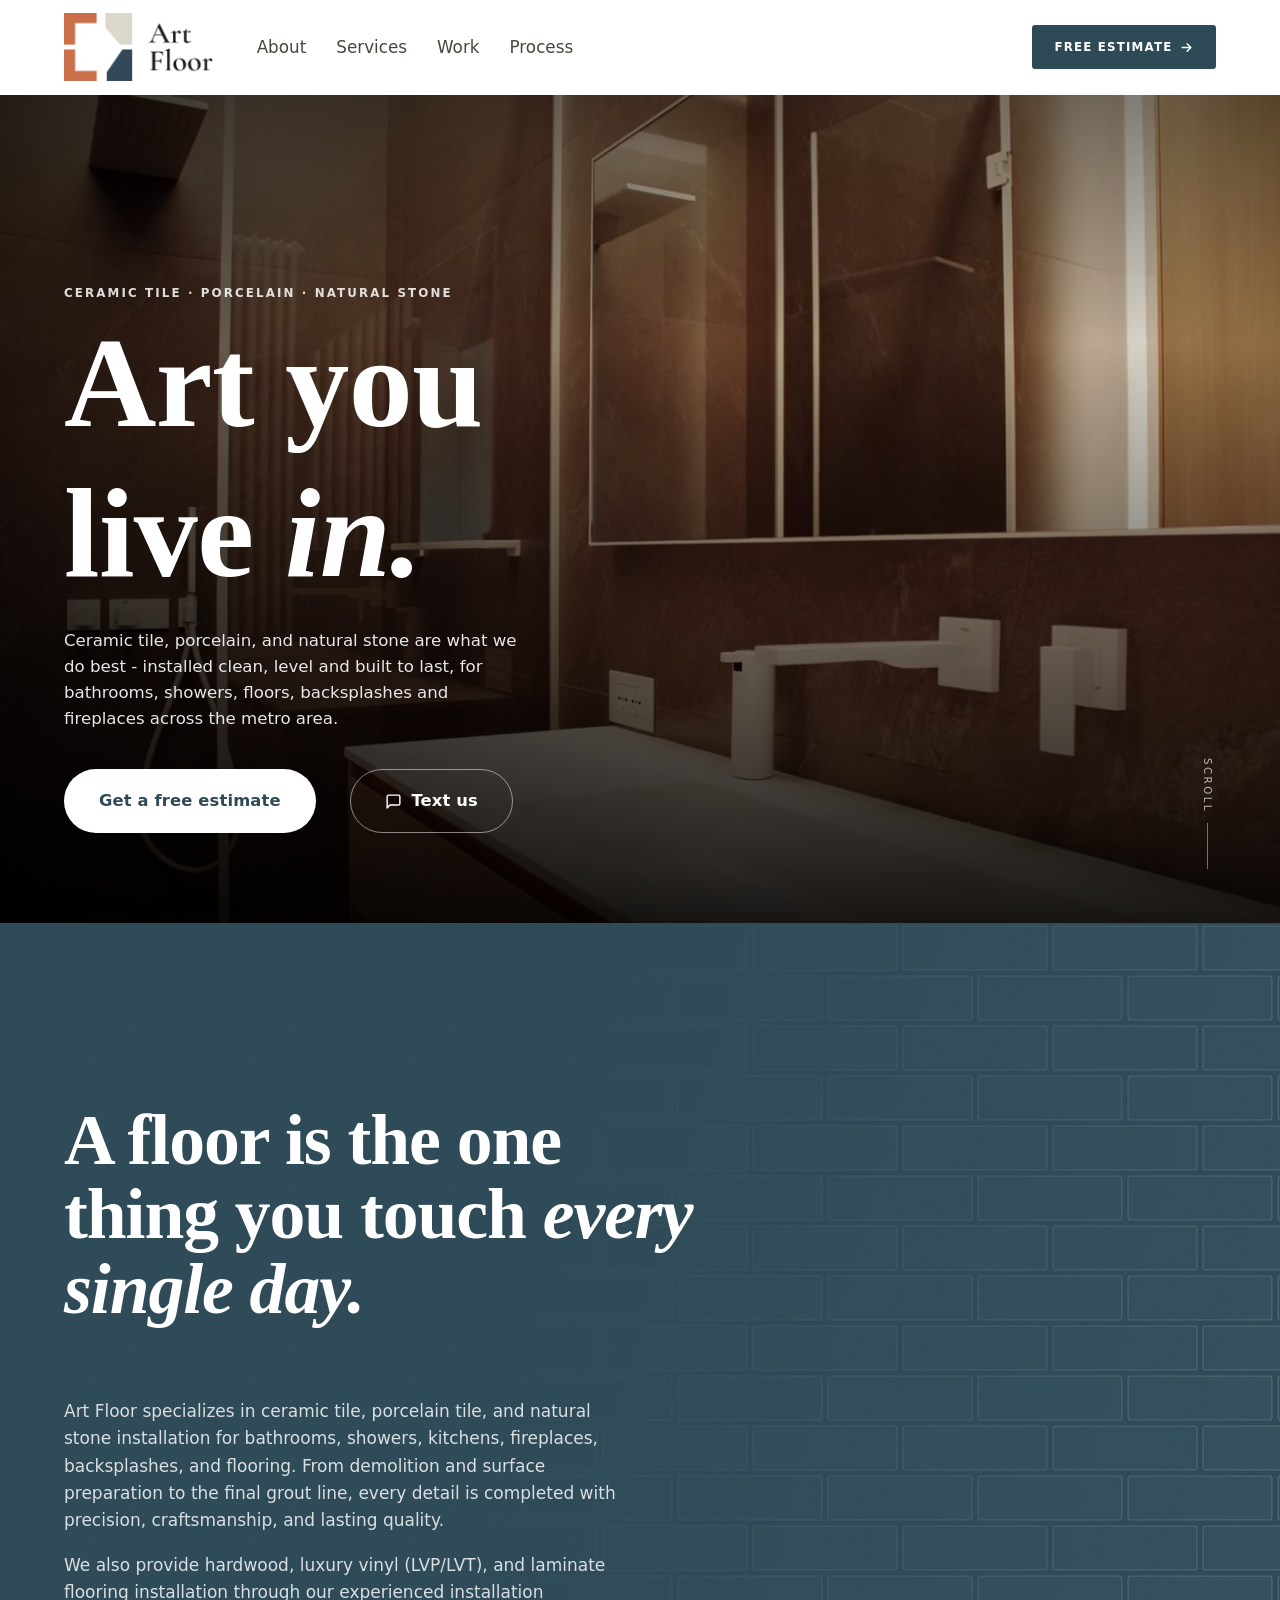
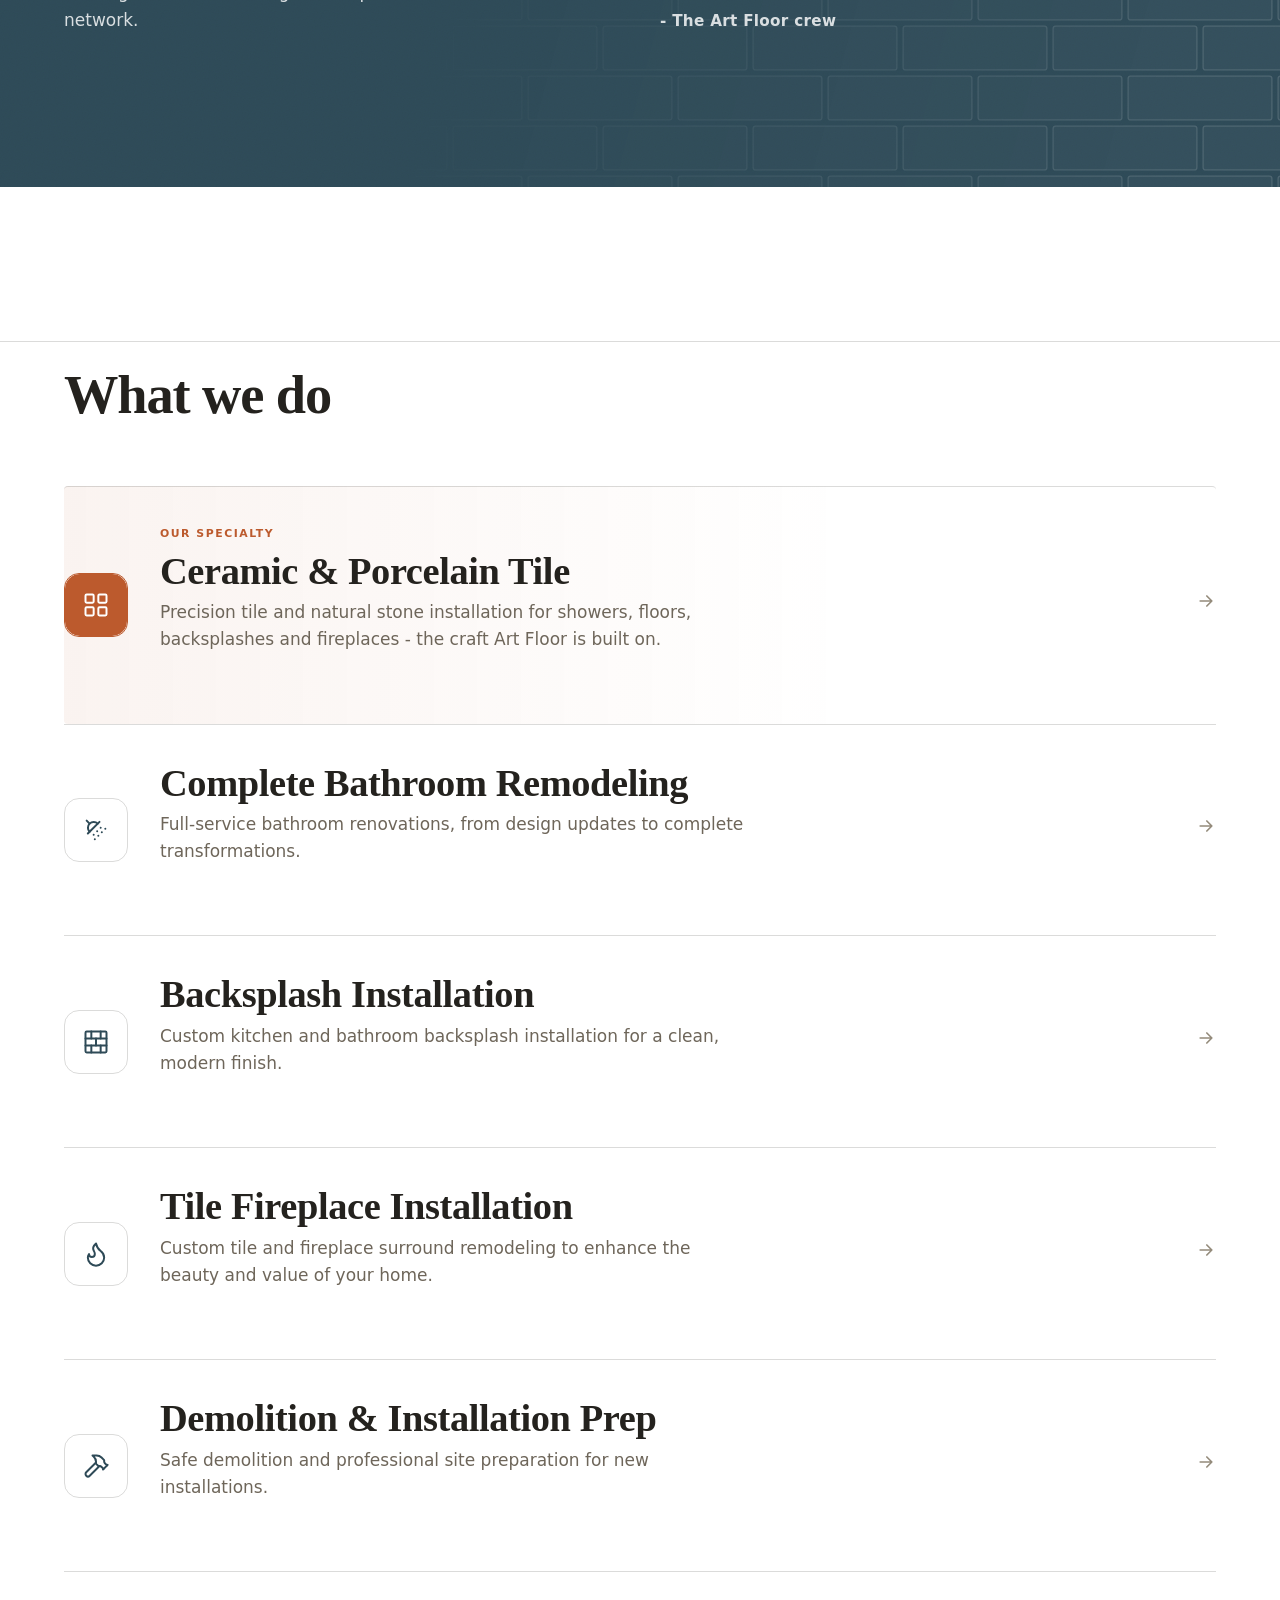
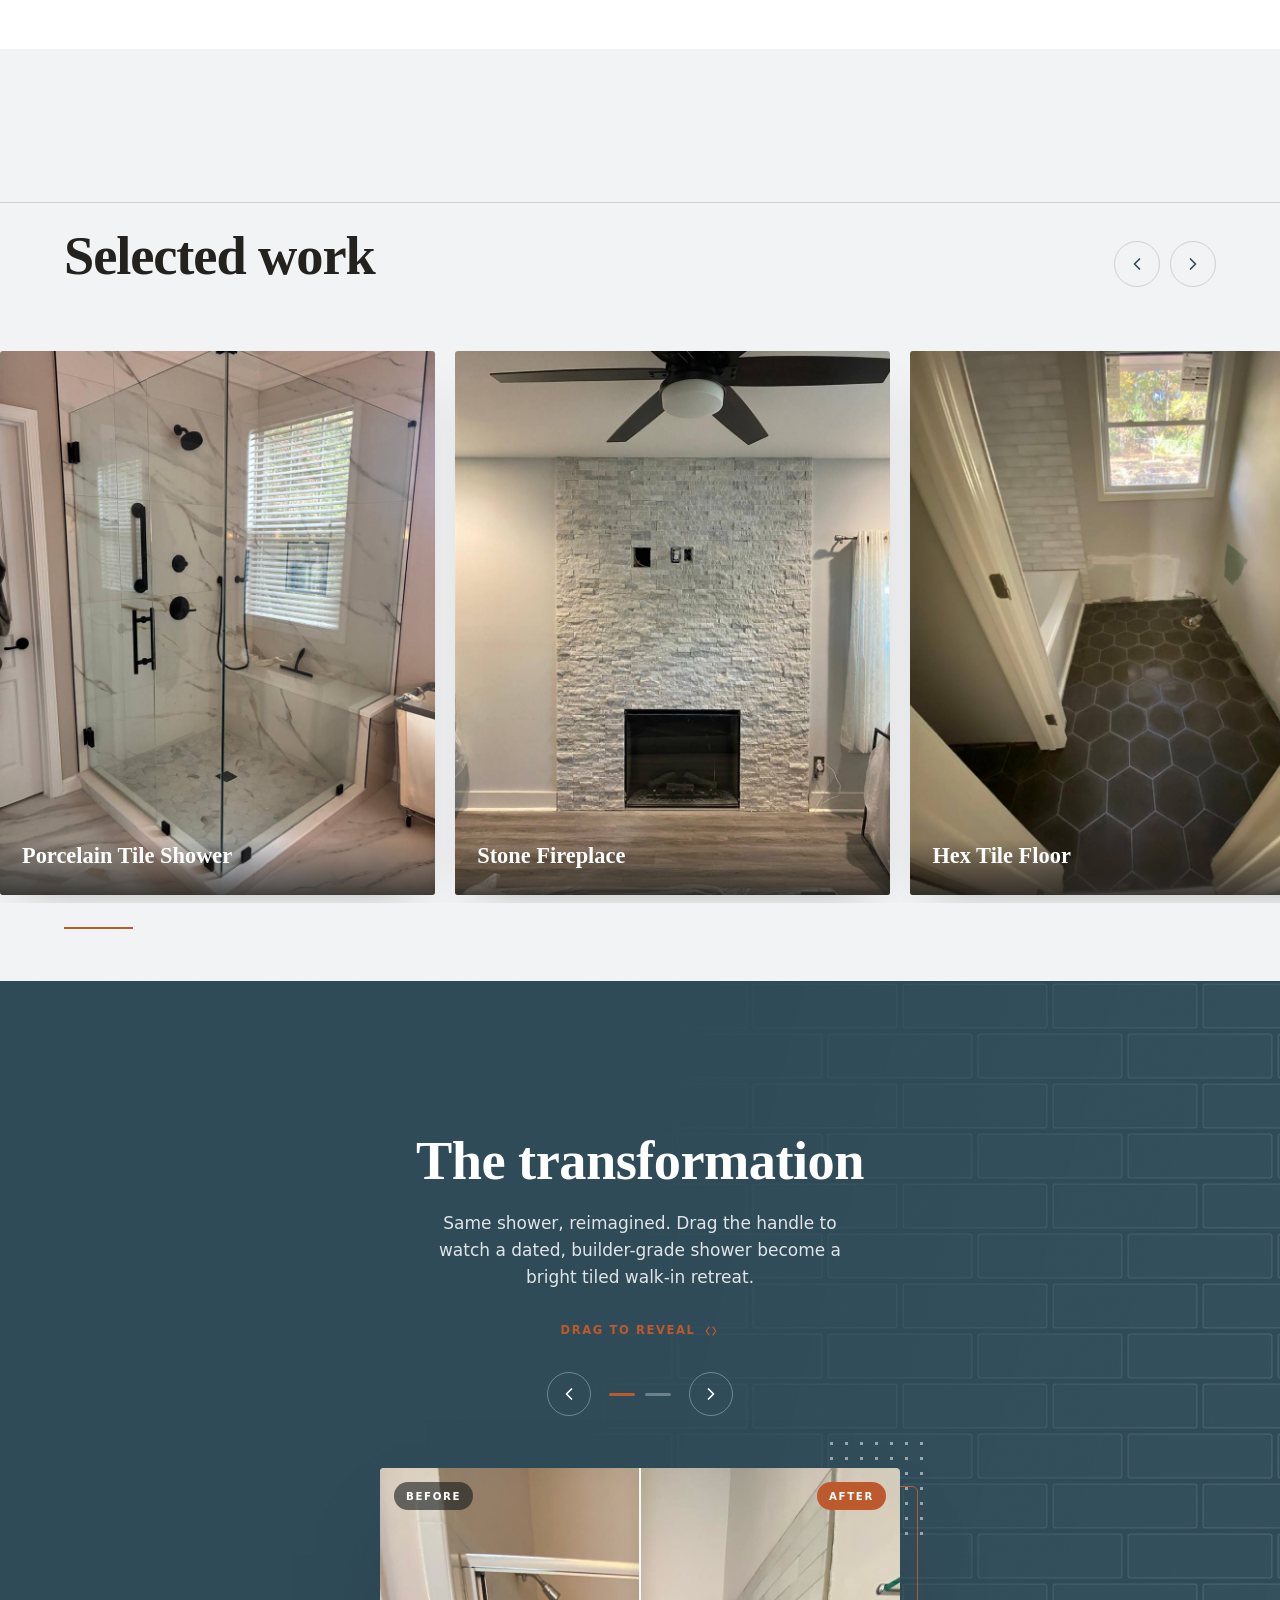
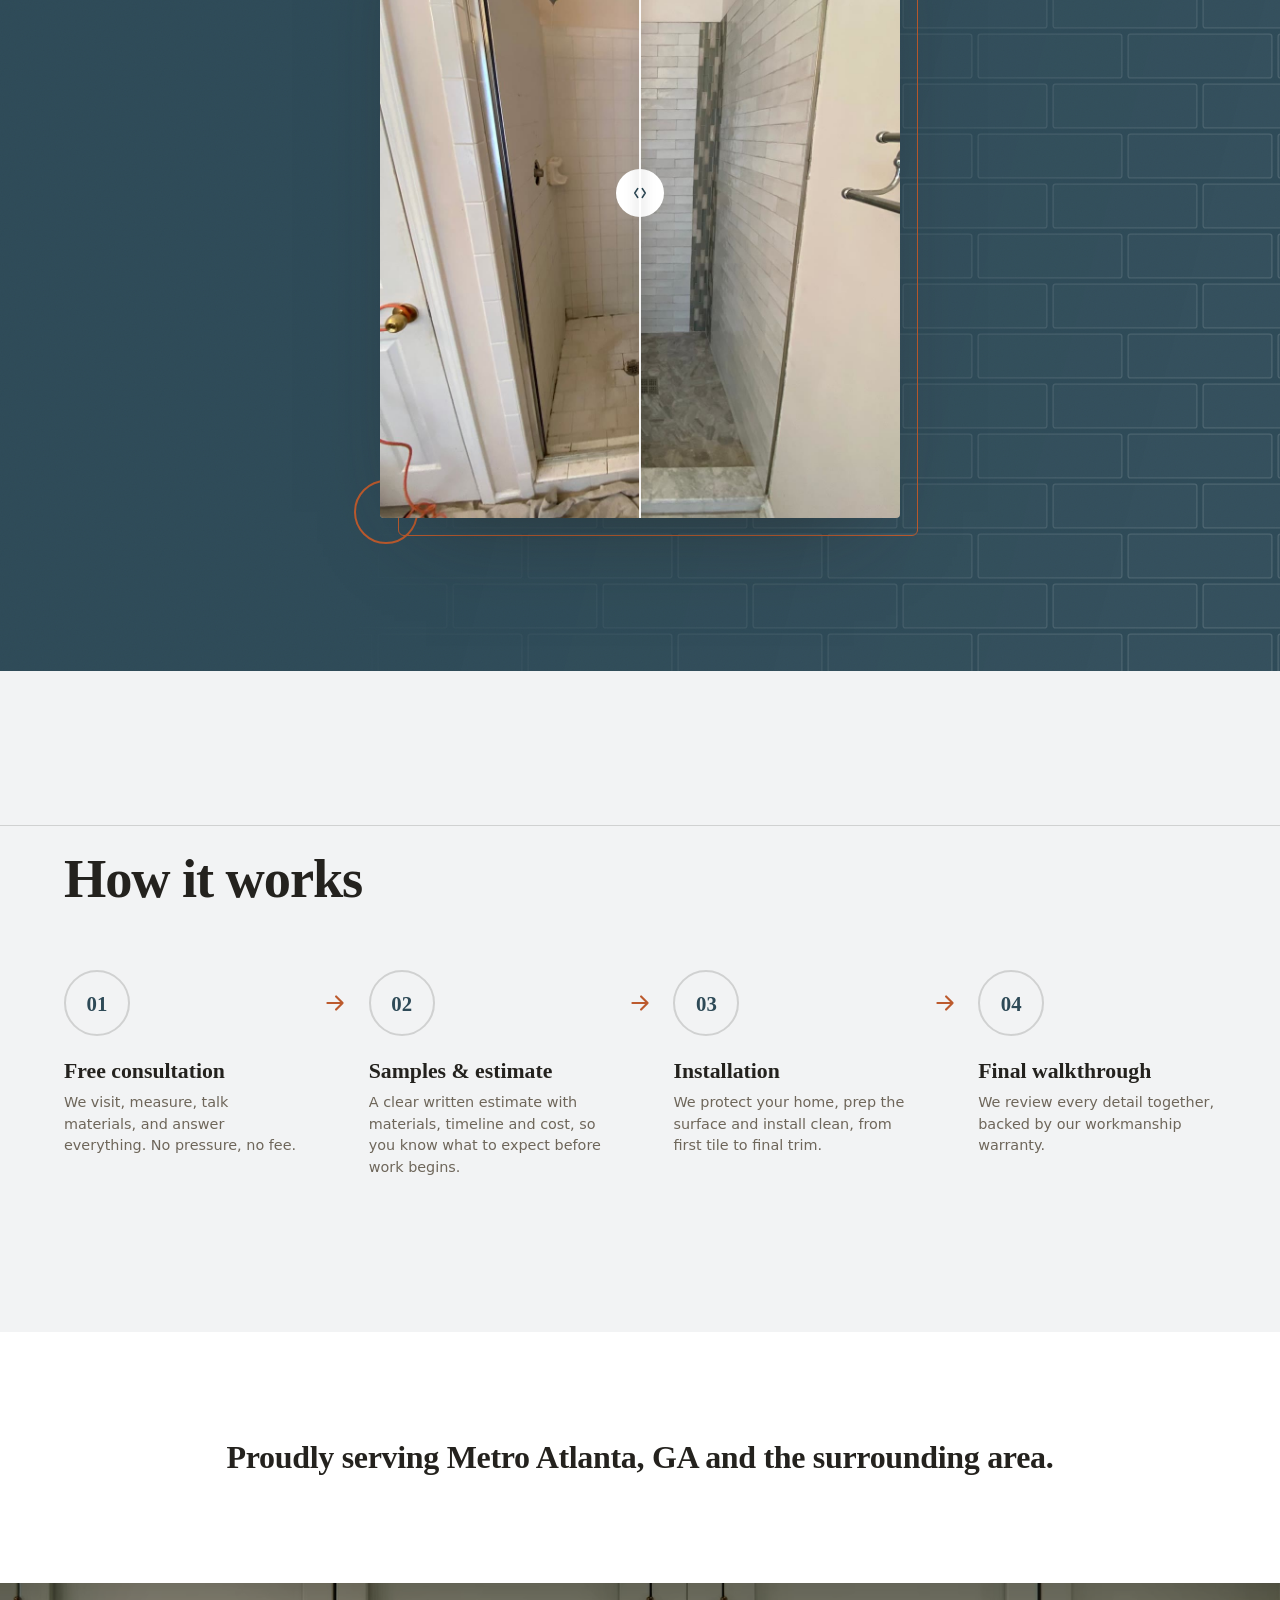
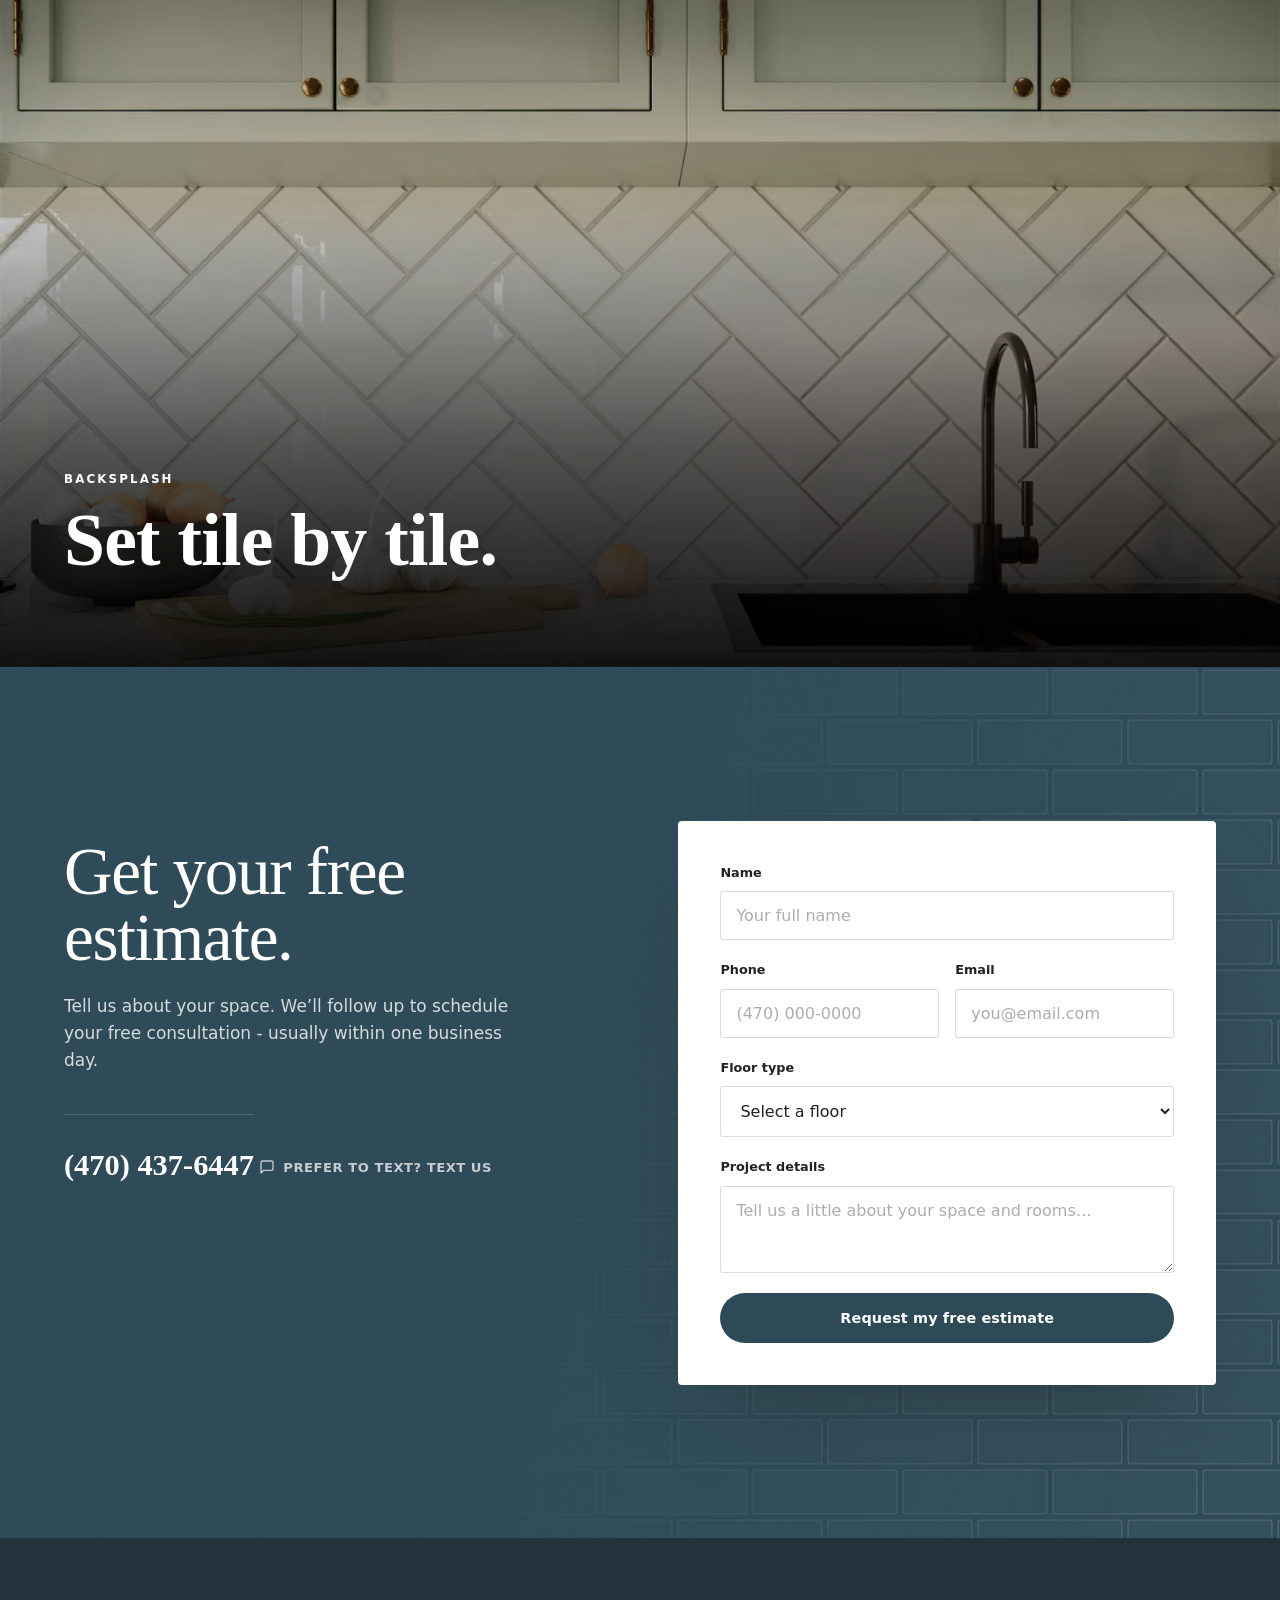
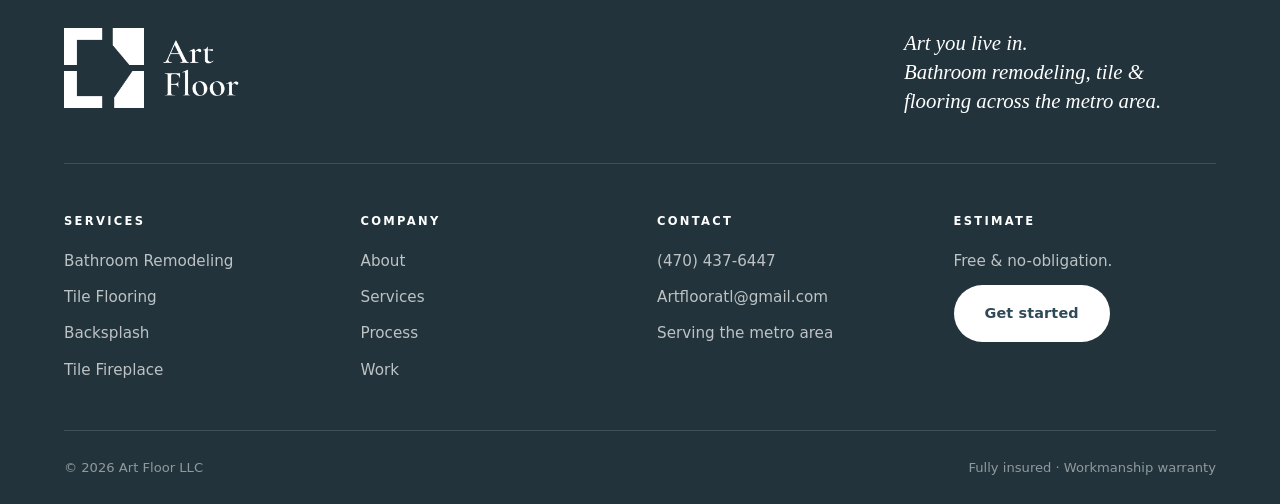
<file: index.html>
<!DOCTYPE html>
<html lang="en">
<head>
  <meta charset="UTF-8" />
  <meta name="viewport" content="width=device-width, initial-scale=1.0" />
  <meta http-equiv="Content-Security-Policy" content="default-src 'self'; script-src 'self'; style-src 'self' 'unsafe-inline' https://api.fontshare.com https://fonts.googleapis.com; font-src 'self' https://cdn.fontshare.com https://fonts.gstatic.com; img-src 'self' data: https://res.cloudinary.com; media-src 'self'; connect-src 'self' https://api.web3forms.com https://res.cloudinary.com; object-src 'none'; base-uri 'self'; form-action 'self'; frame-ancestors 'none'; upgrade-insecure-requests" />
  <meta name="referrer" content="strict-origin-when-cross-origin" />
  <title>Art Floor - Bathroom Remodeling, Tile & Flooring</title>
  <meta name="description" content="Art Floor - complete bathroom remodeling, tile flooring, backsplash and tile fireplace installation, plus demolition and site prep. Free estimates, fully insured, workmanship warranty. Serving homes and businesses across the metro area." />
  <meta name="theme-color" content="#2E4A57" />
  <link rel="canonical" href="https://www.artflooratl.com/" />

  <meta property="og:type" content="website" />
  <meta property="og:site_name" content="Art Floor LLC" />
  <meta property="og:title" content="Art Floor - Art you live in" />
  <meta property="og:description" content="Bathroom remodeling, tile flooring, backsplash and fireplace installation. Free estimates. Fully insured. Workmanship warranty." />
  <meta property="og:url" content="https://www.artflooratl.com/" />
  <meta property="og:image" content="https://www.artflooratl.com/assets/web/og.jpg" />
  <meta name="twitter:card" content="summary_large_image" />

  <link rel="icon" type="image/png" href="assets/web/logo-mark.png" />

  <link rel="preconnect" href="https://api.fontshare.com" />
  <link rel="preconnect" href="https://cdn.fontshare.com" crossorigin />
  <link href="https://api.fontshare.com/v2/css?f[]=boska@400,500,700,900&f[]=general-sans@400,500,600,700&display=swap" rel="stylesheet" />

  <link rel="stylesheet" href="css/styles.css" />

  <script type="application/ld+json">
  {
    "@context": "https://schema.org",
    "@type": "HomeAndConstructionBusiness",
    "name": "Art Floor LLC",
    "image": "https://www.artflooratl.com/assets/web/og.jpg",
    "description": "Tile and flooring company offering complete bathroom remodeling, tile flooring, backsplash and tile fireplace installation, plus demolition and site preparation, across the metro area.",
    "telephone": "+14704376447",
    "areaServed": "Metro Atlanta, GA",
    "address": { "@type": "PostalAddress", "addressLocality": "Atlanta", "addressRegion": "GA", "addressCountry": "US" },
    "priceRange": "$$",
    "slogan": "Art you live in.",
    "knowsAbout": ["Bathroom Remodeling", "Tile Flooring Installation", "Backsplash Installation", "Tile Fireplace Installation", "Demolition and Site Preparation"],
    "aggregateRating": { "@type": "AggregateRating", "ratingValue": "5.0", "reviewCount": "40" }
  }
  </script>
</head>
<body>
<a class="skip-link" href="#main">Skip to content</a>

<!-- ===== HEADER / MASTHEAD ===== -->
<header class="mast" id="mast">
  <div class="mast__inner">
    <a class="brand-logo" href="#top" aria-label="Art Floor LLC home">
      <img src="assets/web/logo-horizontal.png" alt="Art Floor" width="1224" height="560" decoding="async" />
    </a>

    <nav class="mast__nav" aria-label="Primary">
      <a href="#standard">About</a>
      <a href="#services">Services</a>
      <a href="#work">Work</a>
      <a href="#process">Process</a>
    </nav>

    <a class="pill" href="#contact"><span>Free Estimate</span><svg viewBox="0 0 24 24" width="15" height="15" aria-hidden="true"><path d="M5 12h14M13 6l6 6-6 6" fill="none" stroke="currentColor" stroke-width="2.2" stroke-linecap="round" stroke-linejoin="round"/></svg></a>

    <button class="burger" id="burger" aria-label="Open menu" aria-expanded="false" aria-controls="drawer">
      <span></span><span></span>
    </button>
  </div>
</header>

<div class="drawer" id="drawer" aria-hidden="true">
  <nav class="drawer__nav" aria-label="Mobile">
    <a href="#standard">About</a>
    <a href="#services">Services</a>
    <a href="#work">Work</a>
    <a href="#process">Process</a>
  </nav>
  <div class="drawer__foot">
    <a class="btn btn--solid btn--block" href="#contact">Get a Free Estimate</a>
    <a class="drawer__phone" href="tel:+14704376447">(470) 437-6447</a>
  </div>
</div>

<main id="main">
<span id="top"></span>

<!-- ===== HERO (full-bleed banner) ===== -->
<section class="hero" id="cover">
  <figure class="hero__media">
    <img src="assets/web/hero-poster.jpg"
         alt="Modern bathroom with tiled shower and vanity by Art Floor"
         width="1600" height="900" fetchpriority="high" decoding="async" />
    <video class="hero__video" autoplay muted loop playsinline preload="auto"
           poster="assets/web/hero-poster.jpg" aria-hidden="true">
      <source src="assets/web/hero.webm" type="video/webm" />
      <source src="assets/web/hero.mp4" type="video/mp4" />
    </video>
    <span class="hero__scrim" aria-hidden="true"></span>
  </figure>

  <div class="hero__inner">
    <p class="hero__eyebrow reveal">Ceramic Tile · Porcelain · Natural Stone</p>
    <h1 class="hero__title">
      <span class="line reveal-up"><span>Art you</span></span>
      <span class="line reveal-up" style="--d:1"><span>live <em>in.</em></span></span>
    </h1>
    <p class="hero__lead reveal" style="--d:2">
      Ceramic tile, porcelain, and natural stone are what we do best - installed
      clean, level and built to last, for bathrooms, showers, floors, backsplashes
      and fireplaces across the metro area.
    </p>
    <div class="hero__cta reveal" style="--d:3">
      <a class="btn btn--light btn--lg" href="#contact">Get a free estimate</a>
      <a class="btn btn--ghost-light btn--lg" href="sms:+14704376447">
        <svg viewBox="0 0 24 24" width="17" height="17" aria-hidden="true"><path d="M21 15a2 2 0 0 1-2 2H7l-4 4V5a2 2 0 0 1 2-2h14a2 2 0 0 1 2 2z" fill="none" stroke="currentColor" stroke-width="2" stroke-linecap="round" stroke-linejoin="round"/></svg>
        Text us
      </a>
    </div>
  </div>

  <a class="hero__scroll" href="#standard" aria-label="Scroll down"><span>Scroll</span><i></i></a>
</section>

<!-- ===== MANIFESTO (immersive slate) ===== -->
<section class="manifesto tiletex" id="standard">
  <div class="manifesto__inner">
    <blockquote class="manifesto__q reveal">
      A floor is the one thing
      you touch <em>every single day.</em>
    </blockquote>
    <div class="manifesto__body reveal" style="--d:2">
      <div class="manifesto__text">
        <p>
          Art Floor specializes in ceramic tile, porcelain tile, and natural stone
          installation for bathrooms, showers, kitchens, fireplaces, backsplashes,
          and flooring. From demolition and surface preparation to the final grout
          line, every detail is completed with precision, craftsmanship, and
          lasting quality.
        </p>
        <p>
          We also provide hardwood, luxury vinyl (LVP/LVT), and laminate flooring
          installation through our experienced installation network.
        </p>
      </div>
      <p class="manifesto__sign">- The Art Floor crew</p>
    </div>
  </div>
</section>

<!-- ===== SERVICES ===== -->
<section class="services" id="services">
  <header class="rowhead reveal">
    <span class="rowhead__idx">01</span>
    <h2 class="rowhead__title">What we do</h2>
  </header>

  <div class="svcs reveal" style="--d:1">
    <a class="svc svc--lead" href="#contact">
      <span class="svc__ico" aria-hidden="true"><svg viewBox="0 0 24 24" fill="none" stroke="currentColor" stroke-width="1.7" stroke-linecap="round" stroke-linejoin="round"><rect width="7" height="7" x="3" y="3" rx="1"/><rect width="7" height="7" x="14" y="3" rx="1"/><rect width="7" height="7" x="14" y="14" rx="1"/><rect width="7" height="7" x="3" y="14" rx="1"/></svg></span>
      <div class="svc__t">
        <span class="svc__tag">Our specialty</span>
        <h3>Ceramic &amp; Porcelain Tile</h3>
        <p>Precision tile and natural stone installation for showers, floors, backsplashes and fireplaces - the craft Art Floor is built on.</p>
      </div>
      <span class="svc__arw" aria-hidden="true"><svg viewBox="0 0 24 24" width="20" height="20"><path d="M5 12h14M13 6l6 6-6 6" fill="none" stroke="currentColor" stroke-width="2" stroke-linecap="round" stroke-linejoin="round"/></svg></span>
    </a>
    <a class="svc" href="#contact">
      <span class="svc__ico" aria-hidden="true"><svg viewBox="0 0 24 24" fill="none" stroke="currentColor" stroke-width="1.7" stroke-linecap="round" stroke-linejoin="round"><path d="m4 4 2.5 2.5"/><path d="M13.5 6.5a4.95 4.95 0 0 0-7 7"/><path d="M15 5 5 15"/><path d="M14 17v.01"/><path d="M10 16v.01"/><path d="M13 13v.01"/><path d="M16 10v.01"/><path d="M11 20v.01"/><path d="M17 14v.01"/><path d="M20 11v.01"/></svg></span>
      <div class="svc__t">
        <h3>Complete Bathroom Remodeling</h3>
        <p>Full-service bathroom renovations, from design updates to complete transformations.</p>
      </div>
      <span class="svc__arw" aria-hidden="true"><svg viewBox="0 0 24 24" width="20" height="20"><path d="M5 12h14M13 6l6 6-6 6" fill="none" stroke="currentColor" stroke-width="2" stroke-linecap="round" stroke-linejoin="round"/></svg></span>
    </a>
    <a class="svc" href="#contact">
      <span class="svc__ico" aria-hidden="true"><svg viewBox="0 0 24 24" fill="none" stroke="currentColor" stroke-width="1.7" stroke-linecap="round" stroke-linejoin="round"><rect width="18" height="18" x="3" y="3" rx="1"/><path d="M12 9v6"/><path d="M16 15v6"/><path d="M16 3v6"/><path d="M3 15h18"/><path d="M3 9h18"/><path d="M8 15v6"/><path d="M8 3v6"/></svg></span>
      <div class="svc__t">
        <h3>Backsplash Installation</h3>
        <p>Custom kitchen and bathroom backsplash installation for a clean, modern finish.</p>
      </div>
      <span class="svc__arw" aria-hidden="true"><svg viewBox="0 0 24 24" width="20" height="20"><path d="M5 12h14M13 6l6 6-6 6" fill="none" stroke="currentColor" stroke-width="2" stroke-linecap="round" stroke-linejoin="round"/></svg></span>
    </a>
    <a class="svc" href="#contact">
      <span class="svc__ico" aria-hidden="true"><svg viewBox="0 0 24 24" fill="none" stroke="currentColor" stroke-width="1.7" stroke-linecap="round" stroke-linejoin="round"><path d="M8.5 14.5A2.5 2.5 0 0 0 11 12c0-1.38-.5-2-1-3-1.072-2.143-.224-4.054 2-6 .5 2.5 2 4.9 4 6.5 2 1.6 3 3.5 3 5.5a7 7 0 1 1-14 0c0-1.153.433-2.294 1-3a2.5 2.5 0 0 0 2.5 2.5z"/></svg></span>
      <div class="svc__t">
        <h3>Tile Fireplace Installation</h3>
        <p>Custom tile and fireplace surround remodeling to enhance the beauty and value of your home.</p>
      </div>
      <span class="svc__arw" aria-hidden="true"><svg viewBox="0 0 24 24" width="20" height="20"><path d="M5 12h14M13 6l6 6-6 6" fill="none" stroke="currentColor" stroke-width="2" stroke-linecap="round" stroke-linejoin="round"/></svg></span>
    </a>
    <a class="svc" href="#contact">
      <span class="svc__ico" aria-hidden="true"><svg viewBox="0 0 24 24" fill="none" stroke="currentColor" stroke-width="1.7" stroke-linecap="round" stroke-linejoin="round"><path d="m15 12-8.373 8.373a1 1 0 1 1-3-3L12 9"/><path d="m18 15 4-4"/><path d="m21.5 11.5-1.914-1.914A2 2 0 0 1 19 8.172V7l-2.26-2.26a6 6 0 0 0-4.202-1.756L9 2.96l.92.82A6.18 6.18 0 0 1 12 8.4V10l2 2h1.172a2 2 0 0 1 1.414.586L18.5 14.5"/></svg></span>
      <div class="svc__t">
        <h3>Demolition &amp; Installation Prep</h3>
        <p>Safe demolition and professional site preparation for new installations.</p>
      </div>
      <span class="svc__arw" aria-hidden="true"><svg viewBox="0 0 24 24" width="20" height="20"><path d="M5 12h14M13 6l6 6-6 6" fill="none" stroke="currentColor" stroke-width="2" stroke-linecap="round" stroke-linejoin="round"/></svg></span>
    </a>
  </div>
</section>

<!-- ===== GALLERY WALL (horizontal) ===== -->
<section class="wall" id="work">
  <header class="rowhead reveal">
    <h2 class="rowhead__title">Selected work</h2>
    <div class="wall__nav">
      <button class="wall__arw" id="wallPrev" type="button" aria-label="Previous"><svg viewBox="0 0 24 24" aria-hidden="true"><path d="M15 18l-6-6 6-6" fill="none" stroke="currentColor" stroke-width="2" stroke-linecap="round" stroke-linejoin="round"/></svg></button>
      <button class="wall__arw" id="wallNext" type="button" aria-label="Next"><svg viewBox="0 0 24 24" aria-hidden="true"><path d="M9 18l6-6-6-6" fill="none" stroke="currentColor" stroke-width="2" stroke-linecap="round" stroke-linejoin="round"/></svg></button>
    </div>
  </header>

  <div class="wall__track" id="wallTrack" tabindex="0" aria-label="Project gallery, scroll horizontally">
    <figure class="plate">
      <img loading="lazy" decoding="async" width="1000" height="750"
        src="assets/web/work-1.jpg" alt="Glass-enclosed porcelain tile walk-in shower" />
      <figcaption><span class="plate__no">01</span><span class="plate__t">Porcelain Tile Shower</span></figcaption>
    </figure>
    <figure class="plate">
      <img loading="lazy" decoding="async" width="1000" height="667"
        src="assets/web/work-2.jpg" alt="Stacked-stone tile fireplace surround" />
      <figcaption><span class="plate__no">02</span><span class="plate__t">Stone Fireplace</span></figcaption>
    </figure>
    <figure class="plate">
      <img loading="lazy" decoding="async" width="1000" height="667"
        src="assets/web/work-3.jpg" alt="Black hexagon tile bathroom floor" />
      <figcaption><span class="plate__no">03</span><span class="plate__t">Hex Tile Floor</span></figcaption>
    </figure>
    <figure class="plate">
      <img loading="lazy" decoding="async" width="1000" height="667"
        src="assets/web/work-4.jpg" alt="Herringbone tile kitchen backsplash" />
      <figcaption><span class="plate__no">04</span><span class="plate__t">Kitchen Backsplash</span></figcaption>
    </figure>
    <figure class="plate">
      <img loading="lazy" decoding="async" width="1000" height="667"
        src="assets/web/work-5.jpg" alt="Large-format tile flooring in an open room" />
      <figcaption><span class="plate__no">05</span><span class="plate__t">Tile Flooring</span></figcaption>
    </figure>
    <figure class="plate">
      <img loading="lazy" decoding="async" width="1120" height="1400"
        src="assets/web/work-6.jpg" alt="Linear tile shower with hexagon mosaic floor" />
      <figcaption><span class="plate__no">06</span><span class="plate__t">Linear Tile Shower</span></figcaption>
    </figure>
  </div>
  <div class="wall__bar" aria-hidden="true"><span id="wallProgress"></span></div>
</section>

<!-- ===== BEFORE / AFTER (interactive drag reveal, 2 real projects) ===== -->
<section class="ba tiletex" id="transformation">
  <div class="ba__grid">
    <div class="ba__text reveal">
      <h2 class="ba__heading">The transformation</h2>
      <p id="baCaption">Same shower, reimagined. Drag the handle to watch a dated, builder-grade shower become a bright tiled walk-in retreat.</p>
      <span class="ba__hint" aria-hidden="true">Drag to reveal
        <svg viewBox="0 0 24 24" width="16" height="16"><path d="M9 6l-4 6 4 6M15 6l4 6-4 6" fill="none" stroke="currentColor" stroke-width="2" stroke-linecap="round" stroke-linejoin="round"/></svg>
      </span>
      <div class="ba__nav">
        <button class="ba__arw" id="baPrev" type="button" aria-label="Previous project"><svg viewBox="0 0 24 24" width="20" height="20"><path d="M15 18l-6-6 6-6" fill="none" stroke="currentColor" stroke-width="2" stroke-linecap="round" stroke-linejoin="round"/></svg></button>
        <div class="ba__dots" id="baDots">
          <button type="button" class="is-active" aria-label="Project 1"></button>
          <button type="button" aria-label="Project 2"></button>
        </div>
        <button class="ba__arw" id="baNext" type="button" aria-label="Next project"><svg viewBox="0 0 24 24" width="20" height="20"><path d="M9 18l6-6-6-6" fill="none" stroke="currentColor" stroke-width="2" stroke-linecap="round" stroke-linejoin="round"/></svg></button>
      </div>
    </div>

    <div class="ba__stage reveal" style="--d:1">
      <span class="ba__deco ba__deco--dots" aria-hidden="true"></span>
      <span class="ba__deco ba__deco--ring" aria-hidden="true"></span>
      <span class="ba__deco ba__deco--frame" aria-hidden="true"></span>
      <div class="ba__viewer" id="baViewer">
      <img class="ba__img" id="baAfterImg" src="assets/web/ba-after.jpg" alt="Finished tiled walk-in shower" width="1100" height="1466" loading="lazy" decoding="async" />
      <div class="ba__clip" id="baClip">
        <img class="ba__img" id="baBeforeImg" src="assets/web/ba-before.jpg" alt="Dated shower stall before the renovation" width="1100" height="1466" loading="lazy" decoding="async" />
      </div>
      <div class="ba__handle" id="baHandle" role="slider" aria-label="Reveal before and after" aria-valuemin="0" aria-valuemax="100" aria-valuenow="50" tabindex="0">
        <span class="ba__line"></span>
        <span class="ba__grip"><svg viewBox="0 0 24 24" width="18" height="18"><path d="M9 6l-4 6 4 6M15 6l4 6-4 6" fill="none" stroke="currentColor" stroke-width="2" stroke-linecap="round" stroke-linejoin="round"/></svg></span>
      </div>
      <span class="ba__tag ba__tag--before">Before</span>
      <span class="ba__tag ba__tag--after">After</span>
      </div>
    </div>
  </div>
</section>

<!-- ===== PROCESS (horizontal animated workflow) ===== -->
<section class="process" id="process">
  <header class="rowhead reveal">
    <h2 class="rowhead__title">How it works</h2>
  </header>
  <div class="flow__steps">
    <div class="flow__step reveal">
      <span class="flow__num">01</span>
      <h3>Free consultation</h3>
      <p>We visit, measure, talk materials, and answer everything. No pressure, no fee.</p>
    </div>
    <span class="flow__arrow reveal" style="--d:1" aria-hidden="true"><svg viewBox="0 0 24 24" width="26" height="26"><path d="M5 12h14M13 6l6 6-6 6" fill="none" stroke="currentColor" stroke-width="2" stroke-linecap="round" stroke-linejoin="round"/></svg></span>
    <div class="flow__step reveal" style="--d:1">
      <span class="flow__num">02</span>
      <h3>Samples &amp; estimate</h3>
      <p>A clear written estimate with materials, timeline and cost, so you know what to expect before work begins.</p>
    </div>
    <span class="flow__arrow reveal" style="--d:2" aria-hidden="true"><svg viewBox="0 0 24 24" width="26" height="26"><path d="M5 12h14M13 6l6 6-6 6" fill="none" stroke="currentColor" stroke-width="2" stroke-linecap="round" stroke-linejoin="round"/></svg></span>
    <div class="flow__step reveal" style="--d:2">
      <span class="flow__num">03</span>
      <h3>Installation</h3>
      <p>We protect your home, prep the surface and install clean, from first tile to final trim.</p>
    </div>
    <span class="flow__arrow reveal" style="--d:3" aria-hidden="true"><svg viewBox="0 0 24 24" width="26" height="26"><path d="M5 12h14M13 6l6 6-6 6" fill="none" stroke="currentColor" stroke-width="2" stroke-linecap="round" stroke-linejoin="round"/></svg></span>
    <div class="flow__step reveal" style="--d:3">
      <span class="flow__num">04</span>
      <h3>Final walkthrough</h3>
      <p>We review every detail together, backed by our workmanship warranty.</p>
    </div>
  </div>
</section>

<!-- ===== SERVICE AREAS ===== -->
<section class="areas" aria-label="Service areas">
  <div class="areas__inner reveal">
    <p class="areas__text">Proudly serving Metro Atlanta, GA and the surrounding area.</p>
  </div>
</section>

<!-- ===== BACKSPLASH REEL (full-bleed video) ===== -->
<section class="reel" aria-label="Backsplash installation">
  <video class="reel__video" autoplay muted loop playsinline preload="metadata"
         poster="assets/web/backsplash-poster.jpg" aria-hidden="true">
    <source src="assets/web/backsplash.webm" type="video/webm" />
    <source src="assets/web/backsplash.mp4" type="video/mp4" />
  </video>
  <span class="reel__scrim" aria-hidden="true"></span>
  <div class="reel__inner">
    <p class="reel__eyebrow reveal">Backsplash</p>
    <h2 class="reel__title reveal" style="--d:1">Set tile by tile.</h2>
  </div>
</section>

<!-- ===== CONTACT ===== -->
<section class="cta tiletex" id="contact">
  <div class="cta__grid">
    <div class="cta__text reveal">
      <h2 class="cta__title">Get your free<br />estimate.</h2>
      <p class="cta__lead">Tell us about your space. We’ll follow up to schedule your free consultation - usually within one business day.</p>
      <a class="cta__call" href="tel:+14704376447"><strong>(470) 437-6447</strong></a>
      <a class="cta__sms" href="sms:+14704376447">
        <svg viewBox="0 0 24 24" width="16" height="16" aria-hidden="true"><path d="M21 15a2 2 0 0 1-2 2H7l-4 4V5a2 2 0 0 1 2-2h14a2 2 0 0 1 2 2z" fill="none" stroke="currentColor" stroke-width="2" stroke-linecap="round" stroke-linejoin="round"/></svg>
        Prefer to text? Text us
      </a>
    </div>

    <form class="form reveal" style="--d:1" id="estimateForm" name="estimate" method="POST" novalidate>
      <input type="hidden" name="access_key" value="bd02b30c-7d20-41ae-b8e4-24c1a446a55c" />
      <input type="hidden" name="subject" value="New estimate request - Art Floor website" />
      <input type="hidden" name="from_name" value="Art Floor website" />
      <p class="hp" hidden aria-hidden="true"><label>Don’t fill this out: <input name="botcheck" tabindex="-1" autocomplete="off" /></label></p>
      <div class="field">
        <label for="name">Name</label>
        <input id="name" name="name" type="text" autocomplete="name" required placeholder="Your full name" />
        <span class="field__err" data-err></span>
      </div>
      <div class="field-row">
        <div class="field">
          <label for="phone">Phone</label>
          <input id="phone" name="phone" type="tel" inputmode="tel" autocomplete="tel" required placeholder="(470) 000-0000" />
          <span class="field__err" data-err></span>
        </div>
        <div class="field">
          <label for="email">Email</label>
          <input id="email" name="email" type="email" autocomplete="email" required placeholder="you@email.com" />
          <span class="field__err" data-err></span>
        </div>
      </div>
      <div class="field">
        <label for="service">Floor type</label>
        <select id="service" name="service" required>
          <option value="" disabled selected>Select a floor</option>
          <option>Hardwood</option>
          <option>Luxury Vinyl &amp; Laminate</option>
          <option>Tile &amp; Stone</option>
          <option>Refinishing</option>
          <option>Not sure yet</option>
        </select>
        <span class="field__err" data-err></span>
      </div>
      <div class="field">
        <label for="message">Project details</label>
        <textarea id="message" name="message" rows="3" placeholder="Tell us a little about your space and rooms…"></textarea>
      </div>
      <button class="btn btn--solid btn--block" type="submit">Request my free estimate</button>
      <p class="form__ok" id="formOk" role="status" aria-live="polite" hidden>Thank you - your request is in. We’ll reach out within one business day.</p>
    </form>
  </div>
</section>

</main>

<!-- ===== FOOTER ===== -->
<footer class="footer">
  <div class="footer__top">
    <a class="brand-logo brand-logo--footer" href="#top" aria-label="Art Floor LLC home">
      <img src="assets/web/logo-horizontal-white.png" alt="Art Floor" width="1224" height="560" loading="lazy" decoding="async" />
    </a>
    <p class="footer__tag">Art you live in.<br />Bathroom remodeling, tile &amp; flooring across the metro area.</p>
  </div>
  <div class="footer__grid">
    <nav class="footer__col" aria-label="Footer services">
      <h4>Services</h4>
      <a href="#services">Bathroom Remodeling</a><a href="#services">Tile Flooring</a><a href="#services">Backsplash</a><a href="#services">Tile Fireplace</a>
    </nav>
    <nav class="footer__col" aria-label="Footer company">
      <h4>Company</h4>
      <a href="#standard">About</a><a href="#services">Services</a><a href="#process">Process</a><a href="#work">Work</a>
    </nav>
    <div class="footer__col">
      <h4>Contact</h4>
      <a href="tel:+14704376447">(470) 437-6447</a>
      <a href="mailto:Artflooratl@gmail.com">Artflooratl@gmail.com</a>
      <p>Serving the metro area</p>
    </div>
    <div class="footer__col">
      <h4>Estimate</h4>
      <p>Free &amp; no-obligation.</p>
      <a class="btn btn--solid btn--light" href="#contact">Get started</a>
    </div>
  </div>
  <div class="footer__bottom">
    <p>© <span id="year">2026</span> Art Floor LLC</p>
    <p>Fully insured · Workmanship warranty</p>
  </div>
</footer>

<script src="js/gallery-cloud.js" defer></script>
<script src="js/main.js" defer></script>
</body>
</html>
</file>
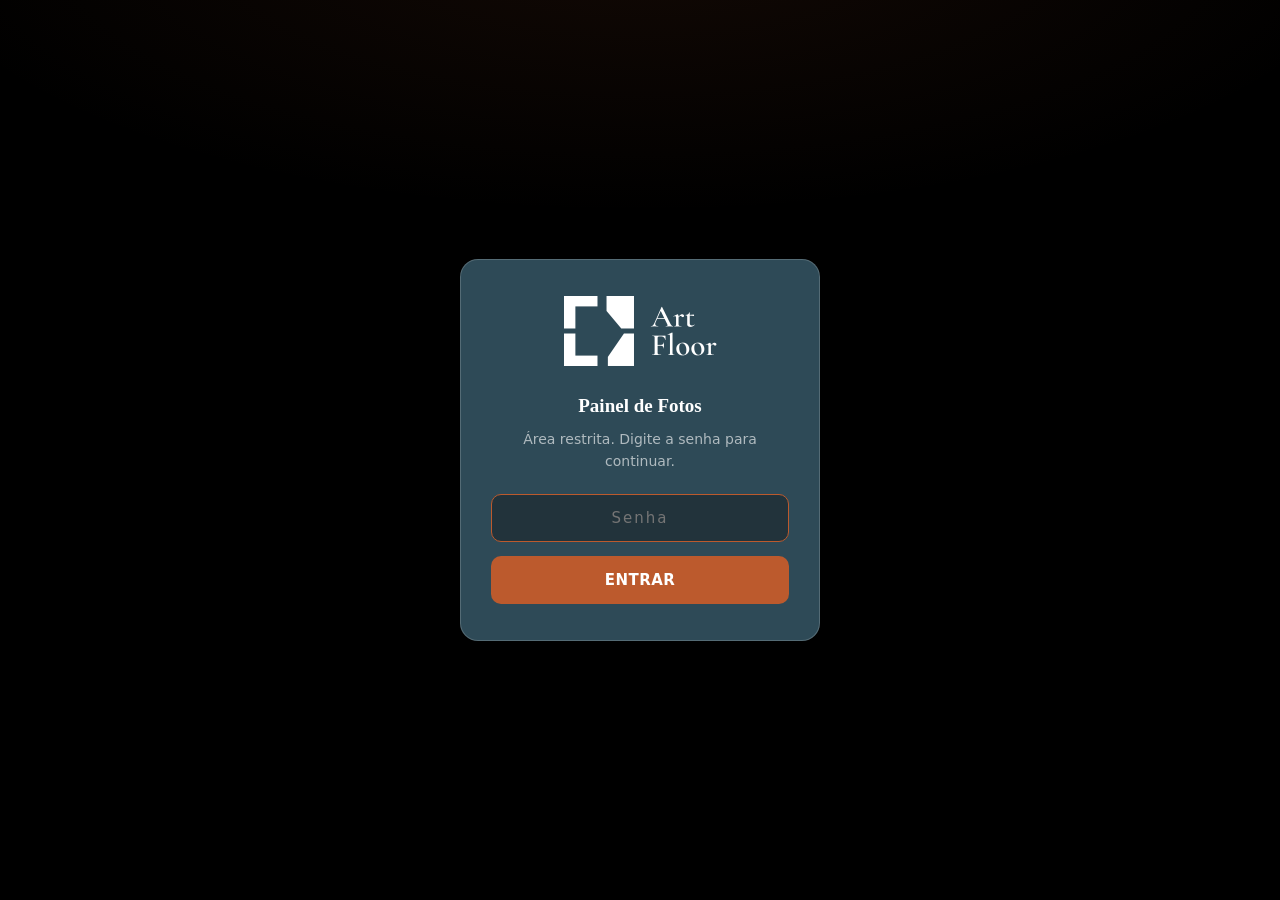
<file: admin.html>
<!DOCTYPE html>
<html lang="pt-BR">
<head>
<meta charset="UTF-8" />
<meta name="viewport" content="width=device-width, initial-scale=1.0" />
<meta name="robots" content="noindex, nofollow" />
<meta http-equiv="Content-Security-Policy" content="default-src 'self'; script-src 'self'; style-src 'self' 'unsafe-inline' https://api.fontshare.com https://fonts.googleapis.com; font-src 'self' https://cdn.fontshare.com https://fonts.gstatic.com; img-src 'self' data: blob:; media-src 'self'; connect-src 'self' https://api.cloudinary.com; object-src 'none'; base-uri 'self'; form-action 'self'; frame-ancestors 'none'; upgrade-insecure-requests" />
<meta name="referrer" content="strict-origin-when-cross-origin" />
<title>Gerenciador de Fotos | Art Floor</title>
<link rel="icon" type="image/png" href="assets/web/logo-mark.png" />
<link rel="preconnect" href="https://api.fontshare.com" />
<link rel="preconnect" href="https://cdn.fontshare.com" crossorigin />
<link href="https://api.fontshare.com/v2/css?f[]=general-sans@400,500,600,700&display=swap" rel="stylesheet" />
<link rel="preconnect" href="https://fonts.googleapis.com" />
<link rel="preconnect" href="https://fonts.gstatic.com" crossorigin />
<link href="https://fonts.googleapis.com/css2?family=Libre+Baskerville:wght@400;700&display=swap" rel="stylesheet" />
<style>
  :root{
    --bg:#22333B;--surface:#2E4A57;--surface-2:#3A5764;--line:rgba(255,255,255,.18);
    --coral:#BC5A2D;--coral-bright:#D46B3A;--text:rgba(255,255,255,.9);--text-dim:rgba(255,255,255,.62);--white:#fff;
    --serif:"Libre Baskerville","Baskerville","Baskerville Old Face",Georgia,serif;--sans:"General Sans",system-ui,-apple-system,"Segoe UI",sans-serif;
  }
  *{box-sizing:border-box;}
  body{margin:0;background:var(--bg);color:var(--text);font-family:var(--sans);line-height:1.6;
    background-image:radial-gradient(1100px 420px at 50% -8%,rgba(188,90,45,.08),transparent 68%);min-height:100vh;}
  a{color:inherit;text-decoration:none;}
  .wrap{max-width:840px;margin:0 auto;padding:0 20px 80px;}

  .admin-top{display:flex;align-items:center;justify-content:space-between;gap:16px;padding:22px 0;border-bottom:1px solid var(--line);flex-wrap:wrap;}
  .admin-brand{display:flex;align-items:center;gap:14px;}
  .admin-brand img{height:44px;width:auto;}
  .admin-brand .t{font-family:var(--serif);font-weight:700;font-size:18px;color:#fff;line-height:1.2;}
  .admin-brand .t small{display:block;font-family:var(--sans);color:var(--coral-bright);font-size:11px;font-weight:600;letter-spacing:.08em;text-transform:uppercase;margin-top:2px;}
  .back-link{font-size:13px;color:var(--text-dim);border:1px solid var(--line);padding:9px 16px;border-radius:100px;transition:.2s;}
  .back-link:hover{color:var(--coral-bright);border-color:var(--coral-bright);}

  .demo-banner{margin:22px 0;padding:14px 18px;border-radius:10px;background:rgba(188,90,45,.1);border:1px solid rgba(188,90,45,.4);color:rgba(255,255,255,.88);font-size:14px;display:flex;gap:10px;align-items:flex-start;}
  .demo-banner svg{color:var(--coral-bright);flex-shrink:0;margin-top:1px;}
  .demo-banner b{color:#fff;}

  h1{font-family:var(--serif);font-weight:700;font-size:28px;color:#fff;margin:26px 0 6px;letter-spacing:-.01em;}
  .sub{color:var(--text-dim);margin:0 0 26px;font-size:15px;}

  .step{background:var(--surface);border:1px solid var(--line);border-radius:12px;padding:24px;margin-bottom:20px;}
  .step-head{display:flex;align-items:center;gap:12px;margin-bottom:18px;}
  .step-num{width:30px;height:30px;border-radius:50%;background:var(--coral);color:#fff;font-weight:700;display:flex;align-items:center;justify-content:center;font-size:14px;flex-shrink:0;}
  .step-head h2{margin:0;font-size:16px;font-weight:600;color:#fff;}

  .cats{display:flex;flex-wrap:wrap;gap:10px;}
  .cat{padding:11px 18px;border-radius:100px;border:1px solid var(--line);background:var(--surface-2);color:var(--text);font-size:14px;font-weight:500;cursor:pointer;transition:.2s;font-family:inherit;}
  .cat:hover{border-color:var(--coral);}
  .cat.active{background:var(--coral);color:#fff;border-color:var(--coral);font-weight:600;}
  .cat small{opacity:.75;font-weight:400;margin-left:5px;}
  .cat.active small{opacity:.9;}

  .drop{border:2px dashed var(--line);border-radius:12px;padding:40px 20px;text-align:center;cursor:pointer;transition:.25s;background:var(--surface-2);}
  .drop:hover,.drop.drag{border-color:var(--coral);background:rgba(188,90,45,.06);}
  .drop svg{color:var(--coral-bright);margin-bottom:12px;}
  .drop .big{font-size:16px;color:#fff;font-weight:500;margin-bottom:4px;}
  .drop .small{font-size:13px;color:var(--text-dim);}
  #fileInput{display:none;}

  .previews{display:grid;grid-template-columns:repeat(auto-fill,minmax(120px,1fr));gap:12px;margin-top:18px;}
  .thumb{position:relative;aspect-ratio:1;border-radius:8px;overflow:hidden;border:1px solid var(--line);}
  .thumb img{width:100%;height:100%;object-fit:cover;}
  .thumb .rm{position:absolute;top:6px;right:6px;width:24px;height:24px;border-radius:50%;background:rgba(0,0,0,.7);color:#fff;border:0;cursor:pointer;font-size:15px;line-height:1;display:flex;align-items:center;justify-content:center;}
  .thumb .rm:hover{background:#c0392b;}

  .btn{display:inline-flex;align-items:center;justify-content:center;gap:8px;font-family:inherit;font-weight:600;letter-spacing:.01em;padding:16px 30px;border-radius:100px;border:1.5px solid var(--coral);background:var(--coral);color:#fff;font-size:15px;cursor:pointer;transition:.25s;width:100%;}
  .btn:hover{background:var(--coral-bright);border-color:var(--coral-bright);}
  .btn:disabled{opacity:.4;cursor:not-allowed;}

  .success{display:none;margin-top:8px;padding:20px;border-radius:12px;background:rgba(60,140,110,.14);border:1px solid rgba(60,160,120,.45);color:#9fe0c0;}
  .success.show{display:block;}
  .success b{color:#fff;}
  .success .demo-note{display:block;margin-top:10px;padding-top:10px;border-top:1px solid rgba(255,255,255,.12);color:var(--text-dim);font-size:13px;}

  .overview{display:grid;grid-template-columns:repeat(auto-fit,minmax(140px,1fr));gap:12px;}
  .ov-card{background:var(--surface-2);border:1px solid var(--line);border-radius:10px;padding:16px;text-align:center;}
  .ov-card .n{font-family:var(--serif);font-size:26px;font-weight:700;color:var(--coral-bright);}
  .ov-card .l{font-size:12px;color:var(--text-dim);text-transform:uppercase;letter-spacing:.06em;margin-top:2px;}
  .hint{font-size:13px;color:var(--text-dim);margin-top:14px;text-align:center;}

  .welcome{background:linear-gradient(100deg,rgba(188,90,45,.16),rgba(188,90,45,.03));border:1px solid rgba(188,90,45,.35);border-radius:12px;padding:24px 26px;margin:22px 0;}
  .welcome h3{margin:0 0 10px;font-family:var(--serif);font-size:20px;color:var(--coral-bright);font-weight:700;}
  .welcome p{margin:0 0 12px;font-size:15px;color:var(--text);}
  .welcome p:last-child{margin-bottom:0;}
  .welcome .tip{background:rgba(0,0,0,.25);border-left:3px solid var(--coral);border-radius:6px;padding:12px 16px;font-size:14px;color:var(--text-dim);}
  .welcome .tip b{color:#fff;}

  body.locked{overflow:hidden;}
  body.locked .wrap{display:none;}
  .lock{position:fixed;inset:0;z-index:9999;display:flex;align-items:center;justify-content:center;padding:24px;
    background:#000;background-image:radial-gradient(1100px 420px at 50% -8%,rgba(188,90,45,.1),transparent 68%);}
  .lock-box{width:100%;max-width:360px;text-align:center;background:var(--surface);border:1px solid var(--line);border-radius:18px;padding:36px 30px;}
  .lock-box img{height:70px;width:auto;margin-bottom:18px;}
  .lock-box h2{margin:0 0 6px;font-family:var(--serif);font-size:19px;color:#fff;font-weight:700;}
  .lock-box p{margin:0 0 22px;color:var(--text-dim);font-size:14px;}
  .lock-box input{width:100%;padding:14px 16px;border-radius:10px;border:1px solid var(--line);background:var(--bg);color:#fff;font-family:inherit;font-size:15px;text-align:center;letter-spacing:2px;}
  .lock-box input:focus{outline:none;border-color:var(--coral);}
  .lock-box button{width:100%;margin-top:14px;padding:15px;border-radius:10px;border:0;background:var(--coral);color:#fff;font-weight:600;font-family:inherit;font-size:15px;text-transform:uppercase;letter-spacing:.03em;cursor:pointer;transition:.2s;}
  .lock-box button:hover{background:var(--coral-bright);}
  .lock-err{display:none;color:#ff8a75;font-size:13px;margin-top:12px;}

  /* ===== MOBILE ===== */
  @media (max-width:600px){
    .wrap{padding:0 16px 100px;}
    .admin-top{padding:16px 0;gap:12px;}
    .admin-brand img{height:36px;}
    .admin-brand .t{font-size:15px;}
    h1{font-size:23px;margin-top:22px;}
    .sub{font-size:14px;}
    .step{padding:18px 16px;border-radius:10px;}
    .welcome{padding:20px 18px;}
    .welcome h3{font-size:17px;}
    .cats{gap:8px;}
    .cat{padding:10px 14px;font-size:13px;flex:1 1 auto;text-align:center;}
    .drop{padding:32px 16px;}
    .previews{grid-template-columns:repeat(auto-fill,minmax(96px,1fr));gap:10px;}
    .btn{padding:16px 20px;font-size:14px;}
    .overview{grid-template-columns:repeat(2,1fr);}
  }
</style>
</head>
<body class="locked">

<div class="lock" id="lockScreen">
  <form class="lock-box" id="lockForm">
    <img src="assets/web/logo-horizontal-white.png" alt="Art Floor" />
    <h2>Painel de Fotos</h2>
    <p>Área restrita. Digite a senha para continuar.</p>
    <input type="password" id="lockPw" placeholder="Senha" autocomplete="current-password" autofocus />
    <button type="submit">Entrar</button>
    <div class="lock-err" id="lockErr">Senha incorreta. Tente de novo.</div>
  </form>
</div>

<div class="wrap">

  <div class="admin-top">
    <a class="admin-brand" href="index.html">
      <img src="assets/web/logo-horizontal-white.png" alt="Art Floor" />
      <span class="t">Gerenciador de Fotos</span>
    </a>
    <a class="back-link" href="index.html">&larr; Voltar ao site</a>
  </div>

  <div class="demo-banner">
    <svg viewBox="0 0 24 24" width="20" height="20" fill="none" stroke="currentColor" stroke-width="2"><circle cx="12" cy="12" r="10"/><path d="M12 8v4M12 16h.01"/></svg>
    <div><b>As fotos sobem de verdade e aparecem sozinhas no site.</b> Ao publicar, elas vão pro Cloudinary e entram direto na galeria da página principal, sem precisar avisar ninguém.</div>
  </div>

  <div class="welcome">
    <h3>E aí, Artur e Rozi! 👋</h3>
    <p>O site de vocês é a vitrine do negócio, e são vocês que mantêm ela sempre atualizada. Acabaram de terminar um trabalho caprichado? Bateram fotos boas no celular? Bora colocar aqui pra todo mundo ver.</p>
    <p>É rapidinho, em 3 toques: escolhe a categoria, joga as fotos e publica. Prontinho, já aparece no site.</p>
    <div class="tip">💡 <b>Dica de ouro:</b> quanto mais fotos reais dos projetos vocês colocarem, mais os clientes confiam no que veem, e mais orçamentos caem na caixa de entrada. Capriche na luz, e fotos de antes e depois são um baita diferencial. Bora deixar essa galeria brilhando! ✨</div>
  </div>

  <h1>Adicionar Fotos à Galeria</h1>
  <p class="sub">Escolha a categoria, adicione as fotos do celular ou computador, e toque em publicar.</p>

  <!-- STEP 1 -->
  <div class="step">
    <div class="step-head"><span class="step-num">1</span><h2>Escolha a categoria</h2></div>
    <div class="cats" id="cats">
      <button class="cat active" data-cat="Ceramic & Porcelain Tile">Ceramic &amp; Porcelain Tile <small>8</small></button>
      <button class="cat" data-cat="Bathroom Remodeling">Bathroom Remodeling <small>6</small></button>
      <button class="cat" data-cat="Backsplash">Backsplash <small>4</small></button>
      <button class="cat" data-cat="Tile Fireplace">Tile Fireplace <small>3</small></button>
      <button class="cat" data-cat="Demolition & Prep">Demolition &amp; Prep <small>2</small></button>
    </div>
  </div>

  <!-- STEP 2 -->
  <div class="step">
    <div class="step-head"><span class="step-num">2</span><h2>Adicione as fotos</h2></div>
    <div class="drop" id="drop">
      <svg viewBox="0 0 24 24" width="40" height="40" fill="none" stroke="currentColor" stroke-width="1.6"><path d="M21 15v4a2 2 0 0 1-2 2H5a2 2 0 0 1-2-2v-4M17 8l-5-5-5 5M12 3v12"/></svg>
      <div class="big">Arraste as fotos aqui</div>
      <div class="small">ou toque para escolher do dispositivo</div>
    </div>
    <input type="file" id="fileInput" accept="image/*" multiple />
    <div class="previews" id="previews"></div>
  </div>

  <!-- STEP 3 -->
  <div class="step">
    <div class="step-head"><span class="step-num">3</span><h2>Publicar</h2></div>
    <button class="btn" id="publishBtn" disabled>Adicionar à Galeria</button>
    <div class="success" id="success"></div>
    <p class="hint">As fotos entram na categoria escolhida e aparecem na galeria do site automaticamente.</p>
  </div>

  <!-- OVERVIEW -->
  <div class="step">
    <div class="step-head"><span class="step-num" style="background:var(--surface-2);color:var(--coral-bright);border:1px solid var(--coral)">&#10003;</span><h2>Galeria atual</h2></div>
    <div class="overview">
      <div class="ov-card"><div class="n">8</div><div class="l">Tile</div></div>
      <div class="ov-card"><div class="n">6</div><div class="l">Banheiros</div></div>
      <div class="ov-card"><div class="n">4</div><div class="l">Backsplash</div></div>
      <div class="ov-card"><div class="n">3</div><div class="l">Lareira</div></div>
      <div class="ov-card"><div class="n">2</div><div class="l">Demolição</div></div>
    </div>
  </div>

</div>

<script src="js/admin-lock.js" defer></script>
<script src="js/admin.js" defer></script>
</body>
</html>
</file>
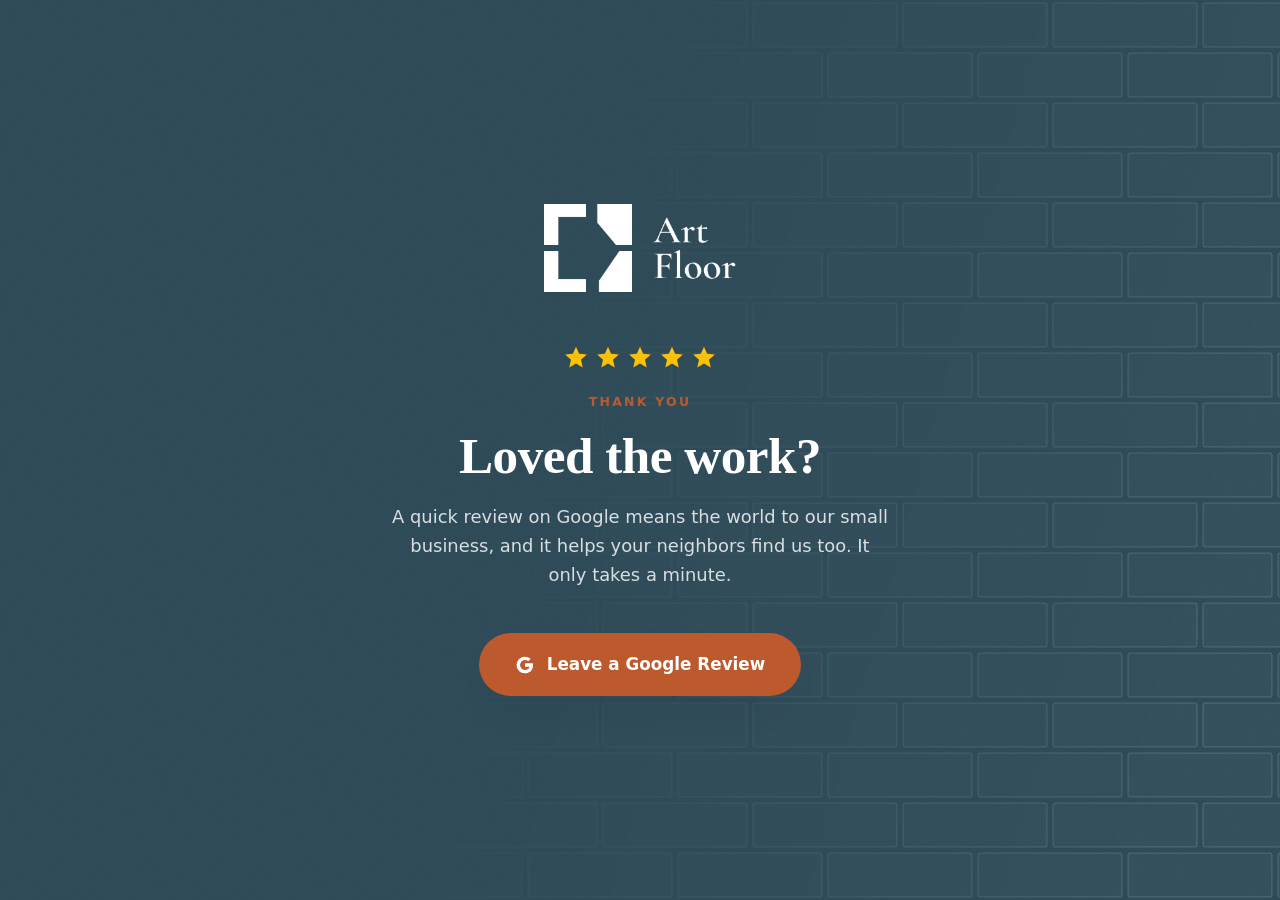
<file: review.html>
<!DOCTYPE html>
<html lang="en">
<head>
  <meta charset="UTF-8" />
  <meta name="viewport" content="width=device-width, initial-scale=1.0" />
  <meta http-equiv="Content-Security-Policy" content="default-src 'self'; script-src 'self'; style-src 'self' 'unsafe-inline' https://api.fontshare.com; font-src 'self' https://cdn.fontshare.com; img-src 'self' data:; connect-src 'self'; object-src 'none'; base-uri 'self'; form-action 'self'; frame-ancestors 'none'; upgrade-insecure-requests" />
  <meta name="referrer" content="strict-origin-when-cross-origin" />
  <title>Leave a Review | Art Floor</title>
  <meta name="description" content="Loved your new floor, shower, or backsplash? Leave Art Floor a quick review on Google." />
  <meta name="robots" content="noindex, nofollow" />
  <link rel="canonical" href="https://www.artflooratl.com/review.html" />

  <meta property="og:type" content="website" />
  <meta property="og:site_name" content="Art Floor LLC" />
  <meta property="og:title" content="Loved the work? Leave Art Floor a review" />
  <meta property="og:description" content="A quick Google review means the world to our small business. It only takes a minute!" />
  <meta property="og:url" content="https://www.artflooratl.com/review.html" />
  <meta property="og:image" content="https://www.artflooratl.com/assets/web/og.jpg" />
  <meta name="twitter:card" content="summary_large_image" />

  <link rel="icon" type="image/png" href="assets/web/logo-mark.png" />

  <link rel="preconnect" href="https://api.fontshare.com" />
  <link rel="preconnect" href="https://cdn.fontshare.com" crossorigin />
  <link href="https://api.fontshare.com/v2/css?f[]=boska@700&f[]=general-sans@400,500,600,700&display=swap" rel="stylesheet" />

  <link rel="stylesheet" href="css/styles.css" />
  <style>
    body { overflow-x: hidden; }
    .review-page {
      min-height: 100vh; display: flex; align-items: center; justify-content: center;
      background: var(--green); position: relative; overflow: hidden; padding: clamp(28px, 6vw, 60px) var(--edge);
    }
    .review-card { position: relative; z-index: 1; max-width: 560px; width: 100%; text-align: center; }
    .review-logo { height: clamp(64px, 11vw, 88px); width: auto; margin: 0 auto clamp(32px, 6vw, 52px); display: block; background: transparent; }
    .review-stars { display: flex; justify-content: center; gap: 6px; margin-bottom: 22px; }
    .review-stars svg { width: 26px; height: 26px; }
    .review-eyebrow { font-family: var(--sans); font-size: .78rem; font-weight: 600; letter-spacing: .18em; text-transform: uppercase; color: var(--coral); margin-bottom: 16px; }
    .review-title { font-family: var(--serif); font-weight: 700; font-size: clamp(2.1rem, 6vw, 3.2rem); line-height: 1.08; letter-spacing: -.01em; color: #fff; margin-bottom: 20px; }
    .review-lead { font-family: var(--sans); font-size: clamp(1rem, 2vw, 1.12rem); line-height: 1.6; color: rgba(255,255,255,.82); max-width: 44ch; margin: 0 auto clamp(32px, 5vw, 44px); }
    .review-btn {
      display: inline-flex; align-items: center; justify-content: center; gap: 12px;
      background: var(--coral); color: #fff; font-family: var(--sans); font-weight: 600; font-size: 1.05rem;
      padding: 18px 36px; border-radius: 100px; transition: transform .3s var(--ease), background .3s var(--ease), box-shadow .3s var(--ease);
      box-shadow: var(--shadow-sm);
    }
    .review-btn:hover { background: var(--coral-2); transform: translateY(-2px); }
    .review-btn svg { flex: none; }
    @media (max-width: 480px) {
      .review-btn { width: 100%; padding: 18px 24px; }
    }
  </style>
</head>
<body>

<section class="review-page tiletex">
  <div class="review-card">
    <img class="review-logo" src="assets/web/logo-horizontal-white.png" alt="Art Floor" width="1224" height="560" />

    <div class="review-stars" aria-hidden="true">
      <svg viewBox="0 0 24 24" fill="#FFC107"><path d="M12 2.5l2.9 6.6 7.1.7-5.4 4.8 1.6 7-6.2-3.7-6.2 3.7 1.6-7-5.4-4.8 7.1-.7z"/></svg>
      <svg viewBox="0 0 24 24" fill="#FFC107"><path d="M12 2.5l2.9 6.6 7.1.7-5.4 4.8 1.6 7-6.2-3.7-6.2 3.7 1.6-7-5.4-4.8 7.1-.7z"/></svg>
      <svg viewBox="0 0 24 24" fill="#FFC107"><path d="M12 2.5l2.9 6.6 7.1.7-5.4 4.8 1.6 7-6.2-3.7-6.2 3.7 1.6-7-5.4-4.8 7.1-.7z"/></svg>
      <svg viewBox="0 0 24 24" fill="#FFC107"><path d="M12 2.5l2.9 6.6 7.1.7-5.4 4.8 1.6 7-6.2-3.7-6.2 3.7 1.6-7-5.4-4.8 7.1-.7z"/></svg>
      <svg viewBox="0 0 24 24" fill="#FFC107"><path d="M12 2.5l2.9 6.6 7.1.7-5.4 4.8 1.6 7-6.2-3.7-6.2 3.7 1.6-7-5.4-4.8 7.1-.7z"/></svg>
    </div>

    <p class="review-eyebrow">Thank you</p>
    <h1 class="review-title">Loved the work?</h1>
    <p class="review-lead">
      A quick review on Google means the world to our small business,
      and it helps your neighbors find us too. It only takes a minute.
    </p>

    <a class="review-btn" href="https://g.page/r/CRa8ii1YJ2ZiEAI/review" target="_blank" rel="noopener">
      <svg viewBox="0 0 24 24" width="20" height="20" aria-hidden="true">
        <path fill="#fff" d="M21.6 12.23c0-.76-.07-1.5-.19-2.2H12v4.17h5.4a4.6 4.6 0 0 1-2 3.02v2.5h3.23c1.9-1.75 2.97-4.32 2.97-7.49z"/>
        <path fill="#fff" d="M12 22c2.7 0 4.97-.9 6.63-2.43l-3.24-2.5c-.9.6-2.05.96-3.39.96-2.6 0-4.8-1.76-5.6-4.12H3.06v2.59A10 10 0 0 0 12 22z"/>
        <path fill="#fff" d="M6.4 13.91a6 6 0 0 1 0-3.82V7.5H3.06a10 10 0 0 0 0 9l3.34-2.59z"/>
        <path fill="#fff" d="M12 5.98c1.47 0 2.79.5 3.82 1.5l2.87-2.87A9.9 9.9 0 0 0 12 2a10 10 0 0 0-8.94 5.5l3.34 2.59c.8-2.36 3-4.11 5.6-4.11z"/>
      </svg>
      Leave a Google Review
    </a>
  </div>
</section>

</body>
</html>
</file>
<file: css/styles.css>
/* =========================================================
   Art Floor LLC - "Art you walk on"
   Editorial flooring art direction.
   ========================================================= */

:root {
  /* Brand */
  --green:      #2E4A57;   /* slate teal (brand dark) */
  --green-deep: #22333B;
  --ink:        #24221E;   /* warm near-black text */
  --ink-soft:   #4C463D;
  --stone:      #6E665A;   /* warm taupe body copy */
  --stone-2:    #948B7B;
  --bone:       #F2F3F4;   /* neutral off-white section */
  --paper:      #FFFFFF;   /* white page bg */
  --coral:      #BC5A2D;   /* terracotta accent */
  --coral-2:    #A44D24;
  --line:       rgba(36, 34, 28, .16);
  --line-soft:  rgba(36, 34, 28, .09);
  --white:      #FFFFFF;

  --serif: "Boska", "Georgia", "Times New Roman", serif;
  --sans:  "General Sans", system-ui, -apple-system, "Segoe UI", sans-serif;

  --edge: clamp(20px, 5vw, 72px);      /* page side margin */
  --maxw: 1320px;
  --sp:  clamp(84px, 12vw, 190px);     /* section rhythm */
  --ease: cubic-bezier(.22, 1, .36, 1);
  --shadow: 0 40px 90px -46px rgba(34,32,28,.55);
  --shadow-sm: 0 18px 44px -26px rgba(34,32,28,.35);
}

/* ---------- Reset ---------- */
*, *::before, *::after { box-sizing: border-box; }
* { margin: 0; }
html { -webkit-text-size-adjust: 100%; scroll-behavior: smooth; }
@media (prefers-reduced-motion: reduce) { html { scroll-behavior: auto; } }
body {
  font-family: var(--sans);
  background: var(--paper); color: var(--ink);
  font-size: 17px; line-height: 1.6;
  -webkit-font-smoothing: antialiased; text-rendering: optimizeLegibility;
  overflow-x: hidden;
}
img { max-width: 100%; display: block; height: auto; background: var(--bone); }
a { color: inherit; text-decoration: none; }
button { font-family: inherit; cursor: pointer; border: none; background: none; }
::selection { background: var(--coral); color: #fff; }
:focus-visible { outline: 2px solid var(--coral); outline-offset: 3px; }

.skip-link { position: absolute; left: 12px; top: -60px; z-index: 200; background: var(--green); color: #fff; padding: 10px 16px; transition: top .2s; }
.skip-link:focus { top: 12px; }

/* ---------- Utility: measured tick-label ---------- */
.tick-label {
  font-family: var(--sans); font-size: .72rem; font-weight: 600;
  letter-spacing: .12em; text-transform: uppercase; color: var(--ink-soft);
  display: inline-flex; align-items: center; gap: .55em; white-space: nowrap;
}
.tick-label--light { color: rgba(255,255,255,.72); }

/* ---------- Signature: dimension line ---------- */
.dim {
  display: flex; align-items: center; color: var(--coral);
  width: min(560px, 100%); margin-top: clamp(20px, 3vw, 34px);
}
.dim__end { width: 1px; height: 10px; background: currentColor; flex: none; }
.dim__line { flex: 1; height: 1px; background: currentColor; }
.dim__txt { font-family: var(--sans); font-size: .68rem; font-weight: 600; letter-spacing: .24em; text-transform: uppercase; padding: 0 14px; white-space: nowrap; }
.dim__mini { display: block; width: 26px; height: 1px; background: var(--coral); margin-bottom: 18px; position: relative; }
.dim__mini::before, .dim__mini::after { content: ""; position: absolute; top: -3px; width: 1px; height: 7px; background: var(--coral); }
.dim__mini::before { left: 0; } .dim__mini::after { right: 0; }

/* ---------- Buttons ---------- */
.btn {
  display: inline-flex; align-items: center; justify-content: center; gap: .6em;
  padding: 16px 30px; font-size: .9rem; font-weight: 600; letter-spacing: .01em;
  border-radius: 100px; border: 1px solid transparent;
  transition: transform .4s var(--ease), background .35s var(--ease), color .35s var(--ease), box-shadow .35s var(--ease);
}
.btn svg { transition: transform .4s var(--ease); }
.btn:hover svg { transform: translateX(4px); }
.btn--solid { background: var(--green); color: var(--paper); }
.btn--solid:hover { background: var(--coral); box-shadow: var(--shadow-sm); transform: translateY(-2px); }
.btn--light { background: var(--paper); color: var(--green); }
.btn--light:hover { background: var(--coral); color: #fff; transform: translateY(-2px); }
.btn--block { width: 100%; }
.btn--lg { font-size: 1.02rem; padding: 18px 34px; }
.btn--ghost-light { background: transparent; color: var(--paper); border-color: rgba(255,255,255,.5); }
.btn--ghost-light:hover { background: var(--paper); color: var(--green); border-color: var(--paper); transform: translateY(-2px); }

.link-arrow { display: inline-flex; align-items: center; gap: .5em; font-weight: 600; font-size: .92rem; padding-bottom: 3px; border-bottom: 1px solid var(--line); transition: border-color .3s, color .3s; }
.link-arrow svg { transition: transform .3s var(--ease); }
.link-arrow:hover { color: var(--coral); border-color: var(--coral); }
.link-arrow:hover svg { transform: translateX(4px); }

.pill { position: relative; overflow: hidden; display: inline-flex; align-items: center; gap: .55em; padding: 13px 22px; background: var(--green); color: var(--paper); border-radius: 3px; font-size: .74rem; font-weight: 600; letter-spacing: .1em; text-transform: uppercase; transition: color .35s var(--ease); }
.pill::before { content: ""; position: absolute; inset: 0; background: var(--coral); transform: translateX(-101%); transition: transform .45s var(--ease); }
.pill:hover::before { transform: translateX(0); }
.pill > * { position: relative; z-index: 1; }
.pill svg { position: relative; z-index: 1; transition: transform .35s var(--ease); }
.pill:hover svg { transform: translateX(4px); }

/* ---------- Masthead ---------- */
.mast {
  position: sticky; top: 0; z-index: 100;
  background: rgba(255,255,255,.82); backdrop-filter: blur(16px); -webkit-backdrop-filter: blur(16px);
  border-bottom: 1px solid transparent; transition: border-color .4s, background .4s;
}
.mast.is-scrolled { border-color: var(--line-soft); }
.mast__inner { display: flex; align-items: center; gap: 26px; height: 94px; padding-inline: var(--edge); max-width: var(--maxw); margin-inline: auto; }

.brand-logo { display: inline-flex; align-items: center; }
.brand-logo img { height: 68px; width: auto; display: block; background: none; }
@media (max-width: 480px) { .brand-logo img { height: 54px; } }
.brand-logo--footer img { height: 80px; }
.wordmark-text { font-family: var(--serif); font-weight: 700; font-size: 1.6rem; letter-spacing: -.01em; color: var(--green); }
.brand-logo--footer .wordmark-text { color: var(--paper); font-size: 2rem; }

.wordmark { display: inline-flex; align-items: baseline; gap: 9px; }
.wordmark__g { font-family: var(--serif); font-weight: 700; font-size: 1.55rem; letter-spacing: .01em; color: var(--green); }
.wordmark__sub { font-size: .68rem; letter-spacing: .26em; text-transform: uppercase; font-weight: 600; color: var(--stone); }
.wordmark--light .wordmark__g { color: var(--paper); }
.wordmark--light .wordmark__sub { color: rgba(255,255,255,.6); }

.mast__nav { display: flex; gap: 30px; margin-left: 18px; margin-right: auto; }
.mast__nav a { position: relative; font-size: 1.05rem; font-weight: 500; color: var(--ink-soft); padding: 6px 0; }
.mast__nav a::after { content: ""; position: absolute; left: 0; bottom: 0; width: 0; height: 1.5px; background: var(--coral); transition: width .35s var(--ease); }
.mast__nav a:hover { color: var(--green); }
.mast__nav a:hover::after { width: 100%; }

.burger { display: none; width: 44px; height: 44px; flex-direction: column; align-items: center; justify-content: center; gap: 6px; margin-left: auto; }
.burger span { width: 24px; height: 2px; background: var(--green); transition: transform .35s var(--ease), opacity .3s; }
.burger[aria-expanded="true"] span:nth-child(1) { transform: translateY(4px) rotate(45deg); }
.burger[aria-expanded="true"] span:nth-child(2) { transform: translateY(-4px) rotate(-45deg); }
@media (max-width: 940px) { .mast__nav, .pill { display: none; } .burger { display: flex; } }
@media (max-width: 640px) { .mast__inner { height: 76px; } }

.drawer { position: fixed; inset: 0; z-index: 99; background: var(--paper); padding: 112px var(--edge) 40px; display: flex; flex-direction: column; justify-content: space-between; transform: translateY(-100%); opacity: 0; visibility: hidden; transition: transform .5s var(--ease), opacity .4s, visibility .5s; }
.drawer.is-open { transform: translateY(0); opacity: 1; visibility: visible; }
.drawer__nav { display: flex; flex-direction: column; }
.drawer__nav a { font-family: var(--serif); font-size: clamp(2.2rem, 10vw, 3.2rem); padding: 12px 0; border-bottom: 1px solid var(--line-soft); }
.drawer__foot { display: flex; flex-direction: column; gap: 18px; }
.drawer__phone { text-align: center; font-weight: 600; font-size: 1.1rem; }

/* ---------- HERO (full-bleed banner) ---------- */
.hero { position: relative; min-height: min(92vh, 900px); display: flex; align-items: flex-end; overflow: hidden; background: var(--green); }
.hero__media { position: absolute; inset: 0; margin: 0; }
.hero__media img { width: 100%; height: 100%; object-fit: cover; object-position: center; background: var(--green); }
.hero__video { position: absolute; inset: 0; width: 100%; height: 100%; object-fit: cover; object-position: center; background: var(--green); }
@media (prefers-reduced-motion: reduce) { .hero__video { display: none; } }
.hero__scrim { position: absolute; inset: 0; background:
  linear-gradient(180deg, rgba(0,0,0,.5) 0%, rgba(0,0,0,.16) 30%, rgba(0,0,0,.58) 70%, rgba(0,0,0,.9) 100%),
  linear-gradient(90deg, rgba(0,0,0,.62) 0%, rgba(0,0,0,0) 58%); }
.hero__inner { position: relative; z-index: 2; width: 100%; max-width: var(--maxw); margin-inline: auto; padding: 0 var(--edge) clamp(48px, 7vw, 92px); color: var(--paper); }
.hero__eyebrow { font-family: var(--sans); font-size: .74rem; font-weight: 600; letter-spacing: .18em; text-transform: uppercase; color: rgba(255,255,255,.85); margin-bottom: 18px; }
.hero__title { font-family: var(--serif); font-weight: 700; font-size: clamp(3rem, 10vw, 8rem); line-height: 1.04; letter-spacing: -.005em; color: #fff; }
.hero__title .line { display: block; overflow: hidden; padding: .1em 0 .16em; margin: -.13em 0; }
.hero__title .line > span { display: block; }
.hero__title em { font-style: italic; font-weight: 700; color: inherit; }
.hero__lead { margin-top: 24px; max-width: 44ch; font-size: clamp(1rem, 1.3vw, 1.15rem); line-height: 1.55; color: rgba(255,255,255,.9); }
.hero__cta { display: flex; align-items: center; gap: clamp(20px, 3vw, 34px); flex-wrap: wrap; margin-top: clamp(28px, 4vw, 38px); }
.hero__facts { list-style: none; display: flex; flex-wrap: wrap; gap: 8px 18px; }
.hero__facts li { position: relative; padding-right: 18px; font-size: .74rem; font-weight: 600; letter-spacing: .04em; text-transform: uppercase; color: rgba(255,255,255,.82); }
.hero__facts li:not(:last-child)::after { content: ""; position: absolute; right: 0; top: 50%; transform: translateY(-50%); width: 1px; height: 12px; background: rgba(255,255,255,.32); }
.hero__scroll { position: absolute; right: var(--edge); bottom: clamp(30px, 5vw, 54px); z-index: 2; display: inline-flex; flex-direction: column; align-items: center; gap: 10px; }
.hero__scroll span { writing-mode: vertical-rl; font-size: .64rem; letter-spacing: .24em; text-transform: uppercase; color: rgba(255,255,255,.7); }
.hero__scroll i { width: 1px; height: 46px; background: rgba(255,255,255,.3); position: relative; overflow: hidden; }
.hero__scroll i::after { content: ""; position: absolute; inset: 0; background: var(--coral); animation: scrolly 2.2s var(--ease) infinite; }
@media (max-width: 700px) { .hero { min-height: 90vh; } .hero__scroll { display: none; } }

/* ---------- COVER (legacy) ---------- */
.cover { max-width: var(--maxw); margin-inline: auto; padding: clamp(26px, 4vw, 54px) var(--edge) clamp(40px, 5vw, 70px); position: relative; }
.cover__meta { display: flex; justify-content: space-between; border-bottom: 1px solid var(--line); padding-bottom: 18px; }
.cover__head { display: grid; grid-template-columns: 1fr auto; align-items: end; gap: 24px; margin-top: clamp(28px, 5vw, 56px); }
.cover__title {
  font-family: var(--serif); font-weight: 600; letter-spacing: -.02em; line-height: .9;
  font-size: clamp(3.2rem, 11.5vw, 8.6rem); text-transform: none;
}
.cover__title .line { display: block; overflow: hidden; }
.cover__title .line > span { display: block; }
.cover__title em { font-style: normal; font-weight: 700; color: var(--coral); }

.cover__inset { position: relative; width: clamp(240px, 32vw, 440px); flex: none; align-self: end; margin-bottom: 6px; }
.cover__inset img, .cover__inset video { display: block; width: 100%; aspect-ratio: 4/5; object-fit: cover; border-radius: 3px; box-shadow: var(--shadow); background: var(--bone); }
.cover__inset figcaption { margin-top: 12px; }

.cover__foot { display: grid; grid-template-columns: 1.1fr 1fr; gap: clamp(24px, 5vw, 64px); align-items: end; margin-top: clamp(30px, 4vw, 46px); }
.cover__lead { color: var(--stone); max-width: 46ch; font-size: clamp(1rem, 1.3vw, 1.12rem); }
.cover__lead em { font-style: italic; color: var(--green); font-weight: 500; }
.cover__cta { display: flex; flex-direction: column; align-items: flex-start; gap: 22px; }
.cover__facts { list-style: none; display: flex; flex-wrap: wrap; gap: 10px 22px; }
.cover__facts { gap: 8px 0; }
.cover__facts li { position: relative; padding: 0 18px; font-size: .78rem; font-weight: 600; letter-spacing: .04em; text-transform: uppercase; color: var(--ink-soft); }
.cover__facts li:not(:last-child) { border-right: 1px solid var(--line); }
.cover__facts li:first-child { padding-left: 0; }

.cover__scroll { position: absolute; right: var(--edge); bottom: clamp(30px, 5vw, 60px); display: inline-flex; flex-direction: column; align-items: center; gap: 10px; }
.cover__scroll span { writing-mode: vertical-rl; font-size: .66rem; letter-spacing: .24em; text-transform: uppercase; color: var(--stone-2); }
.cover__scroll i { width: 1px; height: 46px; background: var(--line); position: relative; overflow: hidden; }
.cover__scroll i::after { content: ""; position: absolute; inset: 0; background: var(--coral); animation: scrolly 2.2s var(--ease) infinite; }
@keyframes scrolly { 0%{transform:translateY(-100%)} 60%,100%{transform:translateY(100%)} }

@media (max-width: 860px) {
  .cover__head { grid-template-columns: 1fr; gap: 20px; }
  .cover__inset { display: block; width: 100%; margin: 10px 0 0; align-self: stretch; }
  .cover__inset img, .cover__inset video { aspect-ratio: 5/6; }
  .cover__foot { grid-template-columns: 1fr; align-items: start; }
  .cover__scroll { display: none; }
}

/* ---------- Marquee ---------- */
.marquee { background: var(--green); color: var(--paper); overflow: hidden; padding: 20px 0; border-block: 1px solid var(--green-deep); }
.marquee__track { display: flex; width: max-content; animation: marq 34s linear infinite; }
.marquee__track span { font-family: var(--serif); font-size: clamp(1.6rem, 3vw, 2.4rem); font-style: italic; white-space: nowrap; display: inline-flex; align-items: center; }
.marquee__track i { color: var(--coral); font-style: normal; margin: 0 .7em; font-size: .7em; }
@keyframes marq { to { transform: translateX(-50%); } }
.marquee:hover .marquee__track { animation-play-state: paused; }

/* ---------- Manifesto ---------- */
.manifesto { position: relative; overflow: hidden; background: var(--green); color: var(--paper); padding: var(--sp) var(--edge); }
/* ---- reusable faded tile texture for dark teal sections ---- */
.tiletex { position: relative; overflow: hidden; }
.tiletex > * { position: relative; z-index: 1; }
/* fine matte grain across the whole section */
.tiletex::before {
  content: ""; position: absolute; inset: 0; z-index: 0; pointer-events: none;
  background-image: url("data:image/svg+xml,%3Csvg xmlns='http://www.w3.org/2000/svg' width='160' height='160'%3E%3Cfilter id='n'%3E%3CfeTurbulence type='fractalNoise' baseFrequency='0.85' numOctaves='2' stitchTiles='stitch'/%3E%3C/filter%3E%3Crect width='100%25' height='100%25' filter='url(%23n)'/%3E%3C/svg%3E");
  opacity: .05; mix-blend-mode: overlay;
}
/* faded tile field (running-bond / subway layout) drifting in from the right */
.tiletex::after {
  content: ""; position: absolute; inset: 0; z-index: 0; pointer-events: none;
  background-image: url("data:image/svg+xml,%3Csvg xmlns='http://www.w3.org/2000/svg' width='120' height='80'%3E%3Cg fill='%23ffffff' fill-opacity='0.035'%3E%3Crect x='2' y='2' width='116' height='36' rx='2'/%3E%3Crect x='-58' y='42' width='116' height='36' rx='2'/%3E%3Crect x='62' y='42' width='116' height='36' rx='2'/%3E%3C/g%3E%3Cg fill='none' stroke='%23ffffff' stroke-opacity='0.13' stroke-width='1'%3E%3Crect x='2.5' y='2.5' width='115' height='35' rx='2'/%3E%3Crect x='-57.5' y='42.5' width='115' height='35' rx='2'/%3E%3Crect x='62.5' y='42.5' width='115' height='35' rx='2'/%3E%3C/g%3E%3C/svg%3E");
  background-size: 150px 100px;
  -webkit-mask-image: linear-gradient(105deg, transparent 40%, rgba(0,0,0,.9) 92%);
  mask-image: linear-gradient(105deg, transparent 40%, rgba(0,0,0,.9) 92%);
}
.manifesto__inner { position: relative; z-index: 1; max-width: var(--maxw); margin-inline: auto; }
.manifesto__q { font-family: var(--serif); font-weight: 600; letter-spacing: -.015em; line-height: 1.04; font-size: clamp(2.1rem, 5.6vw, 4.6rem); margin-top: 26px; max-width: 18ch; }
.manifesto__q em { font-style: italic; font-weight: 700; color: inherit; }
.manifesto__body { display: grid; grid-template-columns: 1fr 1fr; gap: 40px; margin-top: clamp(40px, 6vw, 72px); align-items: end; }
.manifesto__text { display: flex; flex-direction: column; gap: 18px; }
.manifesto__body p { color: rgba(255,255,255,.82); max-width: 54ch; }
.manifesto__sign { font-family: var(--sans); font-weight: 600; font-size: .95rem; letter-spacing: .02em; color: rgba(255,255,255,.7); }
@media (max-width: 760px) { .manifesto__body { grid-template-columns: 1fr; gap: 22px; } }

/* ---------- Row header (shared) ---------- */
.rowhead { max-width: var(--maxw); margin: 0 auto clamp(40px, 5vw, 66px); padding-inline: var(--edge); display: grid; grid-template-columns: 1fr auto; align-items: baseline; gap: 20px 26px; border-top: 1px solid var(--line); padding-top: 26px; }
.rowhead__idx { display: none; }
.rowhead__title { font-family: var(--serif); font-weight: 600; font-size: clamp(2rem, 5vw, 3.4rem); line-height: 1; letter-spacing: -.02em; }
.rowhead .tick-label { justify-self: end; }
@media (max-width: 640px) { .rowhead { grid-template-columns: 1fr; } .rowhead .tick-label { grid-column: 1 / -1; justify-self: start; } }

/* ---------- Trades (bleed) ---------- */
.trades { padding-block: var(--sp) clamp(40px, 6vw, 80px); background: var(--paper); max-width: var(--maxw); margin-inline: auto; padding-inline: var(--edge); }
.trade { display: grid; grid-template-columns: 1.15fr 1fr; align-items: center; gap: clamp(24px, 5vw, 70px); margin-bottom: clamp(60px, 9vw, 130px); }
.trade:last-child { margin-bottom: 0; }
.trade__img { overflow: hidden; border-radius: 3px; box-shadow: var(--shadow); aspect-ratio: 9/7; }
.trade__img img { width: 100%; height: 100%; object-fit: cover; transition: transform 1.1s var(--ease); }
.trade:hover .trade__img img { transform: scale(1.05); }
/* bleed images off the page edge */
.trade__img--l { margin-left: calc(-1 * var(--edge)); border-radius: 0 3px 3px 0; }
.trade__img--r { margin-right: calc(-1 * var(--edge)); border-radius: 3px 0 0 3px; }
.trade__body { max-width: 500px; }
.trade--rev { grid-template-columns: 1fr 1.15fr; }
.trade--rev .trade__img { order: 2; }
.trade--rev .trade__body { order: 1; justify-self: end; }
.trade__no { display: inline-block; font-family: var(--sans); font-size: .72rem; letter-spacing: .22em; text-transform: uppercase; font-weight: 600; color: var(--coral); margin-bottom: 14px; }
.trade__name { font-family: var(--serif); font-weight: 400; font-size: clamp(2.2rem, 5.5vw, 4rem); line-height: .96; letter-spacing: -.02em; margin-bottom: 20px; }
.trade__body p { color: var(--stone); margin-bottom: 22px; }
.spec { list-style: none; display: grid; gap: 9px; margin-bottom: 26px; }
.spec li { position: relative; padding-left: 22px; font-size: .92rem; font-weight: 500; color: var(--ink-soft); }
.spec li::before { content: ""; position: absolute; left: 0; top: 8px; width: 11px; height: 6px; border-left: 1.5px solid var(--coral); border-bottom: 1.5px solid var(--coral); transform: rotate(-45deg); }
.cover__title .line, .trade__name { margin-inline: 0; }
@media (max-width: 820px) {
  .trade, .trade--rev { grid-template-columns: 1fr; gap: 22px; }
  .trade--rev .trade__img { order: 0; } .trade--rev .trade__body { order: 0; justify-self: start; }
  .trade__img--l, .trade__img--r { margin-inline: calc(-1 * var(--edge)); border-radius: 0; aspect-ratio: 16/10; }
}

/* ---------- Services (numbered list) ---------- */
.services { padding-block: var(--sp) clamp(40px,6vw,80px); background: var(--paper); }
.svcs { max-width: var(--maxw); margin-inline: auto; padding-inline: var(--edge); }
.svc { display: grid; grid-template-columns: auto 1fr auto; align-items: center; gap: clamp(16px,3vw,32px); padding: clamp(22px,3.4vw,38px) 0; border-top: 1px solid var(--line); color: inherit; transition: padding-left .4s var(--ease); }
.svc:last-child { border-bottom: 1px solid var(--line); }
.svc__ico { flex: none; width: clamp(50px,6vw,64px); height: clamp(50px,6vw,64px); border: 1px solid var(--line); border-radius: 15px; display: inline-flex; align-items: center; justify-content: center; color: var(--green); position: relative; overflow: hidden; transition: color .4s var(--ease), border-color .4s var(--ease), transform .45s var(--ease); }
.svc__ico::before { content: ""; position: absolute; inset: 0; background: var(--coral); border-radius: inherit; transform: scale(0); transition: transform .45s var(--ease); }
.svc__ico svg { position: relative; z-index: 1; width: clamp(24px,3vw,28px); height: clamp(24px,3vw,28px); }
.svc__t h3 { font-family: var(--serif); font-weight: 600; font-size: clamp(1.45rem, 3.4vw, 2.4rem); line-height: 1.05; letter-spacing: -.01em; color: var(--ink); margin-bottom: 8px; transition: color .35s var(--ease); }
.svc__t p { color: var(--stone); max-width: 54ch; }
.svc__t::after { content: "Click for details \2192"; display: inline-block; margin-top: 12px; font-size: .68rem; font-weight: 700; letter-spacing: .14em; text-transform: uppercase; color: var(--coral); opacity: 0; transform: translateY(6px); transition: opacity .35s var(--ease), transform .35s var(--ease); }
.svc:hover .svc__t::after { opacity: 1; transform: translateY(0); }
.svc__arw { color: var(--stone-2); flex: none; align-self: center; transition: color .35s var(--ease), transform .4s var(--ease); }
.svc:hover { padding-left: clamp(8px,1.5vw,18px); }
.svc:hover .svc__ico { color: #fff; border-color: var(--coral); transform: rotate(-6deg) scale(1.05); }
.svc:hover .svc__ico::before { transform: scale(1); }
.svc:hover .svc__t h3 { color: var(--green); }
.svc:hover .svc__arw { color: var(--coral); transform: translateX(7px); }
@media (max-width: 600px) { .svc { grid-template-columns: auto 1fr; } .svc__arw { display: none; } }

.svc--lead { background: linear-gradient(90deg, rgba(188,90,45,.07), transparent 68%); border-radius: 4px; }
.svc--lead .svc__ico { color: #fff; border-color: var(--coral); }
.svc--lead .svc__ico::before { transform: scale(1); }
.svc--lead:hover .svc__ico { transform: rotate(-6deg) scale(1.05); }
.svc__tag { display: block; font-size: .68rem; font-weight: 700; letter-spacing: .14em; text-transform: uppercase; color: var(--coral); margin-bottom: 8px; }

/* ---------- Gallery wall (horizontal) ---------- */
.wall { padding-block: var(--sp) clamp(30px, 4vw, 56px); background: var(--bone); overflow: hidden; }
.wall__hint { color: var(--coral) !important; }
.wall__track { display: flex; gap: 20px; overflow-x: auto; scroll-snap-type: x proximity; padding-inline: var(--edge); padding-bottom: 8px; cursor: grab; scrollbar-width: none; }
.wall__track::-webkit-scrollbar { display: none; }
.wall__track.is-drag { cursor: grabbing; scroll-snap-type: none; }
.plate { position: relative; flex: 0 0 auto; width: clamp(260px, 34vw, 440px); scroll-snap-align: start; border-radius: 3px; overflow: hidden; box-shadow: var(--shadow-sm); }
.plate--wide { width: clamp(320px, 52vw, 660px); }
.plate img { width: 100%; aspect-ratio: 4/5; object-fit: cover; pointer-events: none; transition: transform 1.1s var(--ease); }
.plate:hover img { transform: scale(1.04); }
.plate figcaption { position: absolute; left: 0; right: 0; bottom: 0; padding: 22px; display: flex; flex-direction: column; gap: 4px; color: #fff; background: linear-gradient(to top, rgba(34,32,28,.82), transparent 70%); }
.plate__no { display: none; }
.plate__t { font-family: var(--serif); font-weight: 600; font-size: 1.4rem; }
.plate figcaption .tick-label { color: rgba(255,255,255,.7); }
.wall__nav { display: flex; gap: 10px; justify-self: end; }
.wall__arw { width: 46px; height: 46px; border: 1px solid var(--line); border-radius: 50%; display: inline-flex; align-items: center; justify-content: center; color: var(--green); background: transparent; transition: background .3s var(--ease), color .3s var(--ease), border-color .3s var(--ease), transform .3s var(--ease); }
.wall__arw:hover { background: var(--green); color: var(--paper); border-color: var(--green); }
.wall__arw:active { transform: scale(.92); }
.wall__arw svg { width: 20px; height: 20px; }
.wall__bar { max-width: var(--maxw); margin: 24px auto 0; padding-inline: var(--edge); }
.wall__bar span { display: block; height: 2px; width: 0; background: var(--coral); transition: width .1s linear; }

/* ---------- Before / after (interactive) ---------- */
.ba { background: var(--green); color: var(--paper); padding: var(--sp) var(--edge); }
.ba__grid { max-width: var(--maxw); margin-inline: auto; display: flex; flex-direction: column; align-items: center; gap: clamp(30px, 4vw, 54px); }
.ba__text { max-width: 640px; text-align: center; }
.ba__text p { margin-inline: auto; }
.ba__heading { font-family: var(--serif); font-weight: 700; font-size: clamp(2rem, 5vw, 3.4rem); line-height: 1.02; letter-spacing: -.01em; color: #fff; margin-bottom: 20px; }
.ba__text p { color: rgba(255,255,255,.85); max-width: 40ch; margin-bottom: 24px; line-height: 1.6; }
.ba__hint { display: inline-flex; align-items: center; gap: 8px; font-size: .72rem; font-weight: 700; letter-spacing: .14em; text-transform: uppercase; color: var(--coral); }
.ba__nav { display: flex; align-items: center; justify-content: center; gap: 18px; margin-top: 30px; }
.ba__arw { width: 44px; height: 44px; border: 1px solid rgba(255,255,255,.32); border-radius: 50%; display: inline-flex; align-items: center; justify-content: center; color: #fff; background: transparent; transition: background .3s var(--ease), color .3s var(--ease), border-color .3s var(--ease), transform .3s var(--ease); flex: none; }
.ba__arw:hover { background: var(--coral); color: #fff; border-color: var(--coral); }
.ba__arw:active { transform: scale(.92); }
.ba__dots { display: flex; gap: 10px; }
.ba__dots button { width: 26px; height: 3px; border-radius: 2px; background: rgba(255,255,255,.3); transition: background .3s; }
.ba__dots button.is-active { background: var(--coral); }
.ba__viewer { --pos: 50%; position: relative; aspect-ratio: 4/5; max-width: 520px; width: 100%; overflow: hidden; border-radius: 4px; box-shadow: var(--shadow); user-select: none; touch-action: pan-y; cursor: ew-resize; }
.ba__img { position: absolute; inset: 0; width: 100%; height: 100%; object-fit: cover; }
.ba__clip { position: absolute; inset: 0; overflow: hidden; clip-path: inset(0 calc(100% - var(--pos)) 0 0); }
.ba__handle { position: absolute; top: 0; bottom: 0; left: var(--pos); width: 48px; transform: translateX(-50%); display: flex; align-items: center; justify-content: center; }
.ba__line { position: absolute; top: 0; bottom: 0; width: 2px; background: rgba(255,255,255,.92); box-shadow: 0 0 14px rgba(0,0,0,.4); }
.ba__grip { width: 48px; height: 48px; border-radius: 50%; background: var(--paper); color: var(--green); display: flex; align-items: center; justify-content: center; box-shadow: var(--shadow-sm); transition: transform .25s var(--ease); }
.ba__viewer:hover .ba__grip { transform: scale(1.08); }
.ba__tag { position: absolute; top: 14px; font-size: .64rem; letter-spacing: .16em; text-transform: uppercase; font-weight: 700; padding: 6px 12px; border-radius: 100px; color: #fff; }
.ba__tag--before { left: 14px; background: rgba(20,26,28,.6); }
.ba__tag--after { right: 14px; background: var(--coral); }
.ba__stage { position: relative; max-width: 520px; width: 100%; margin-inline: auto; animation: baStageFloat 7.5s ease-in-out infinite; will-change: transform; }
.ba__stage:hover { animation-play-state: paused; }
@keyframes baStageFloat { 0%, 100% { transform: translateY(0) rotate(-.25deg); } 50% { transform: translateY(-14px) rotate(.25deg); } }
.ba__viewer { z-index: 1; }
.ba__deco { position: absolute; pointer-events: none; z-index: 0; }
.ba__deco--frame { inset: 0; border: 1.5px solid var(--coral); border-radius: 6px; transform: translate(18px, 18px); }
.ba__deco--dots { top: -32px; right: -32px; width: 108px; height: 108px; background-image: radial-gradient(rgba(255,255,255,.5) 1.6px, transparent 1.6px); background-size: 15px 15px; animation: baFloat 6s ease-in-out infinite; }
.ba__deco--ring { bottom: -26px; left: -26px; width: 64px; height: 64px; border: 2px solid var(--coral); border-radius: 50%; animation: baFloat 4.5s ease-in-out infinite reverse; }
@keyframes baFloat { 0%, 100% { transform: translateY(0); } 50% { transform: translateY(-12px); } }
@media (max-width: 820px) { .ba__grid { grid-template-columns: 1fr; } .ba__stage, .ba__viewer { max-width: 440px; margin-inline: auto; } .ba__deco--dots, .ba__deco--ring { display: none; } .ba__deco--frame { transform: translate(12px, 12px); } }
@media (prefers-reduced-motion: reduce) { .ba__deco--dots, .ba__deco--ring, .ba__stage { animation: none; } }

/* ---------- Hidden craft (prep vs finish) ---------- */
.craft { padding-block: var(--sp) clamp(30px,4vw,56px); background: var(--paper); }
.craft__pair { max-width: var(--maxw); margin-inline: auto; padding-inline: var(--edge); display: grid; grid-template-columns: 1fr 1fr; gap: clamp(20px, 4vw, 48px); align-items: start; }
.craft__fig { position: relative; }
.craft__fig img { width: 100%; aspect-ratio: 4/3; object-fit: cover; border-radius: 3px; box-shadow: var(--shadow); }
.craft__fig:nth-child(2) img { aspect-ratio: 3/4; }
.craft__tag { display: inline-block; margin: 20px 0 10px; font-size: .72rem; letter-spacing: .12em; text-transform: uppercase; font-weight: 600; color: var(--green); padding: 6px 14px; border: 1px solid var(--line); border-radius: 100px; }
.craft__tag--after { color: #fff; background: var(--coral); border-color: var(--coral); }
.craft__fig figcaption p { color: var(--stone); max-width: 42ch; }
@media (max-width: 760px) { .craft__pair { grid-template-columns: 1fr; gap: 36px; } .craft__fig img, .craft__fig:nth-child(2) img { aspect-ratio: 4/3; } }

/* ---------- Proof / stats ---------- */
.proof { background: var(--green); color: var(--paper); }
.proof__grid { max-width: var(--maxw); margin-inline: auto; padding: clamp(50px,7vw,84px) var(--edge); display: grid; grid-template-columns: repeat(4, 1fr); gap: 24px; }
.stat { position: relative; padding-right: 24px; }
.stat + .stat { padding-left: 24px; border-left: 1px solid rgba(255,255,255,.16); }
.stat__num { display: block; font-family: var(--serif); font-weight: 400; font-size: clamp(2.8rem, 6vw, 4.4rem); line-height: 1; color: var(--paper); font-variant-numeric: tabular-nums; margin-bottom: 14px; }
.proof .tick-label { color: rgba(255,255,255,.66); }
.proof .tick-label::before { background: var(--coral); }
@media (max-width: 700px) { .proof__grid { grid-template-columns: 1fr 1fr; gap: 34px 24px; } .stat:nth-child(odd) { border-left: none; padding-left: 0; } }

/* ---------- Voices (big quote) ---------- */
.voices { padding-block: var(--sp); background: var(--paper); }
.voices__stars { color: var(--coral) !important; letter-spacing: .1em; }
.voices__stage { max-width: var(--maxw); margin-inline: auto; padding-inline: var(--edge); position: relative; min-height: 42vh; }
.voice { position: absolute; inset: 0; opacity: 0; transform: translateY(20px); transition: opacity .7s var(--ease), transform .7s var(--ease); pointer-events: none; }
.voice.is-active { position: relative; opacity: 1; transform: none; pointer-events: auto; }
.voice p { font-family: var(--serif); font-weight: 300; font-size: clamp(1.7rem, 4.2vw, 3.2rem); line-height: 1.16; letter-spacing: -.01em; max-width: 20ch; }
.voice p em { font-style: normal; font-weight: 700; color: var(--coral); }
.voice footer { margin-top: 30px; font-size: .92rem; color: var(--stone); font-weight: 500; }
.voice footer span { color: var(--green); font-weight: 600; }
.voices__dots { display: flex; gap: 10px; margin-top: 40px; }
.voices__dots button { width: 34px; height: 3px; background: var(--line); transition: background .3s; }
.voices__dots button.is-active { background: var(--coral); }

/* ---------- Process (horizontal animated workflow) ---------- */
.process { padding-block: var(--sp); background: var(--bone); }
.flow__steps { display: flex; align-items: flex-start; gap: clamp(6px, 1.6vw, 22px); max-width: var(--maxw); margin-inline: auto; padding-inline: var(--edge); }
.flow__step { flex: 1 1 0; min-width: 0; }
.flow__num { display: inline-grid; place-items: center; width: clamp(52px, 6vw, 66px); height: clamp(52px, 6vw, 66px); border-radius: 50%; border: 2px solid var(--line); font-family: var(--serif); font-weight: 700; font-size: 1.3rem; color: var(--green); margin-bottom: clamp(16px, 2vw, 24px); transition: border-color .35s var(--ease), background .35s var(--ease), color .35s var(--ease), transform .35s var(--ease); }
.flow__step:hover .flow__num { border-color: var(--coral); background: var(--coral); color: #fff; transform: translateY(-5px) rotate(-6deg); }
.flow__step h3 { font-family: var(--serif); font-weight: 600; font-size: clamp(1.1rem, 1.7vw, 1.45rem); line-height: 1.1; margin-bottom: 8px; }
.flow__step p { color: var(--stone); font-size: .9rem; line-height: 1.5; max-width: 26ch; }
.flow__arrow { flex: none; align-self: flex-start; margin-top: clamp(14px, 2vw, 20px); color: var(--coral); animation: flowArrow 1.8s ease-in-out infinite; }
@keyframes flowArrow { 0%, 100% { transform: translateX(0); opacity: .55; } 50% { transform: translateX(6px); opacity: 1; } }
@media (max-width: 760px) {
  .flow__steps { flex-direction: column; gap: 10px; }
  .flow__step { display: grid; grid-template-columns: auto 1fr; gap: 4px 18px; align-items: center; }
  .flow__num { grid-row: 1 / span 2; margin-bottom: 0; }
  .flow__step h3 { margin-bottom: 4px; }
  .flow__step p { max-width: none; }
  .flow__arrow { align-self: center; margin: 4px 0; transform: rotate(90deg); }
}
@media (prefers-reduced-motion: reduce) { .flow__arrow { animation: none; } }
.stepper { max-width: 940px; margin-inline: auto; padding-inline: var(--edge); list-style: none; }
.stepr { border-top: 1px solid var(--line); }
.stepr:last-child { border-bottom: 1px solid var(--line); }
.stepr__head { width: 100%; display: flex; align-items: center; gap: clamp(16px,3vw,32px); padding: clamp(20px,3vw,30px) 0; background: none; border: none; cursor: pointer; text-align: left; position: relative; }
.stepr__num { display: none; }
.stepr__title { font-family: var(--serif); font-weight: 600; font-size: clamp(1.4rem, 3.4vw, 2.3rem); line-height: 1.05; letter-spacing: -.01em; color: var(--ink-soft); transition: color .35s var(--ease); }
.stepr__prog { position: absolute; left: 0; bottom: -1px; height: 2px; width: 0; background: var(--coral); }
.stepr.is-active .stepr__title { color: var(--green); }
.stepr:hover .stepr__num { color: var(--coral); }
.stepr:hover .stepr__title { color: var(--green); }
.stepr__prog.run { animation: stepprog var(--dur,5s) linear forwards; }
.stepper:hover .stepr__prog.run { animation-play-state: paused; }
@keyframes stepprog { from { width: 0; } to { width: 100%; } }
.stepr__body { overflow: hidden; height: 0; transition: height .5s var(--ease); }
.stepr__body p { color: var(--stone); max-width: 58ch; font-size: 1.05rem; padding: 0 0 clamp(24px,3vw,34px) 0; }
@media (prefers-reduced-motion: reduce) { .stepr__body { height: auto !important; } .stepr__prog { display: none; } }

.steps--legacy { display: none; }
.steps { max-width: var(--maxw); margin-inline: auto; padding-inline: var(--edge); list-style: none; display: grid; grid-template-columns: repeat(4, 1fr); }
.step { padding: 34px 28px 34px 0; border-top: 2px solid var(--green); }
.step:not(:last-child) { border-right: 1px solid var(--line); padding-right: 28px; }
.step:not(:first-child) { padding-left: 28px; }
.step__num { font-family: var(--serif); font-weight: 700; font-size: 1rem; color: var(--coral); letter-spacing: .06em; }
.step h3 { font-family: var(--serif); font-weight: 400; font-size: 1.45rem; margin: 16px 0 10px; }
.step p { color: var(--stone); font-size: .95rem; }
@media (max-width: 860px) { .steps { grid-template-columns: 1fr 1fr; } .step:nth-child(2) { border-right: none; } .step:nth-child(odd) { padding-left: 0; } .step:nth-child(even) { padding-left: 28px; } }
@media (max-width: 520px) { .steps { grid-template-columns: 1fr; } .step { border-right: none !important; padding-left: 0 !important; padding-right: 0; } }

/* ---------- Why ---------- */
.why { background: var(--green); color: var(--paper); padding: var(--sp) var(--edge); }
.why { display: grid; grid-template-columns: 1fr 1.1fr; gap: clamp(40px, 6vw, 90px); align-items: start; max-width: var(--maxw); margin-inline: auto; }
.why__title { font-family: var(--serif); font-weight: 600; font-size: clamp(2rem, 5vw, 3.4rem); line-height: 1.02; letter-spacing: -.02em; color: var(--paper); margin: 0 0 32px; }
.why__title em { font-style: normal; font-weight: 700; color: var(--coral); }
.why__list { list-style: none; display: flex; flex-direction: column; }
.why__list li { padding: clamp(22px,3vw,30px) 0; border-top: 1px solid rgba(255,255,255,.16); transition: padding-left .35s var(--ease); }
.why__list li:first-child { border-top: none; padding-top: 0; }
.why__list li:hover { padding-left: 10px; }
.why__list h3 { font-family: var(--serif); font-weight: 600; font-size: clamp(1.4rem, 2.6vw, 1.9rem); color: var(--paper); margin-bottom: 8px; }
.why__list h3 { transition: color .3s var(--ease); }
.why__list li:hover h3 { color: var(--coral); }
.why__list p { color: rgba(255,255,255,.72); font-size: .98rem; max-width: 56ch; }
@media (max-width: 860px) { .why { grid-template-columns: 1fr; } }

/* ---------- Areas ---------- */
.areas { padding-block: clamp(56px, 8vw, 100px); background: var(--paper); }
.areas__inner { max-width: var(--maxw); margin-inline: auto; padding-inline: var(--edge); text-align: center; }
.areas__text { font-family: var(--serif); font-weight: 600; font-size: clamp(1.4rem, 3vw, 2rem); color: var(--ink); letter-spacing: -.01em; }

/* ---------- Backsplash reel (full-bleed video) ---------- */
.reel { position: relative; min-height: min(76vh, 760px); display: flex; align-items: flex-end; overflow: hidden; background: var(--green) center / cover no-repeat; }
.reel__video { position: absolute; inset: 0; z-index: 0; width: 100%; height: 100%; object-fit: cover; object-position: center; }
.reel__scrim { position: absolute; inset: 0; z-index: 1; background:
  linear-gradient(180deg, rgba(0,0,0,.42) 0%, rgba(0,0,0,.08) 30%, rgba(0,0,0,.62) 68%, rgba(0,0,0,.92) 100%); }
.reel__inner { position: relative; z-index: 2; width: 100%; max-width: var(--maxw); margin-inline: auto; padding: 0 var(--edge) clamp(48px, 7vw, 90px); color: #fff; }
.reel__eyebrow { font-family: var(--sans); font-size: .74rem; font-weight: 600; letter-spacing: .18em; text-transform: uppercase; color: #fff; margin-bottom: 14px; }
.reel__title { font-family: var(--serif); font-weight: 700; font-size: clamp(2.4rem, 6vw, 4.6rem); line-height: 1.02; letter-spacing: -.01em; color: #fff; }
@media (prefers-reduced-motion: reduce) { .reel__video { display: none; } .reel { background-image: url("../assets/web/backsplash-poster.jpg"); } }

/* ---------- FAQ ---------- */
.faq { padding-block: var(--sp); background: var(--bone); }
.faq__grid { max-width: var(--maxw); margin-inline: auto; padding-inline: var(--edge); display: grid; grid-template-columns: .8fr 1.2fr; gap: clamp(32px, 5vw, 72px); align-items: start; }
.faq__head { position: sticky; top: 100px; }
.faq__title { font-family: var(--serif); font-weight: 400; font-size: clamp(2rem, 5vw, 3.2rem); line-height: 1; letter-spacing: -.02em; margin-top: 20px; }
.faq__note { margin-top: 22px; color: var(--stone); }
.faq__note a { color: var(--coral); font-weight: 600; }
.acc { border-bottom: 1px solid var(--line); }
.acc summary { list-style: none; cursor: pointer; padding: 24px 44px 24px 0; position: relative; font-size: 1.1rem; font-weight: 600; }
.acc summary::-webkit-details-marker { display: none; }
.acc__icon { position: absolute; right: 4px; top: 28px; width: 16px; height: 16px; }
.acc__icon::before, .acc__icon::after { content: ""; position: absolute; background: var(--coral); transition: transform .35s var(--ease), opacity .3s; }
.acc__icon::before { left: 0; top: 7px; width: 16px; height: 2px; }
.acc__icon::after { left: 7px; top: 0; width: 2px; height: 16px; }
.acc[open] .acc__icon::after { transform: rotate(90deg); opacity: 0; }
.acc__body { overflow: hidden; }
.acc__body p { color: var(--stone); padding-bottom: 26px; max-width: 58ch; }
@media (max-width: 800px) { .faq__grid { grid-template-columns: 1fr; } .faq__head { position: static; } }

/* ---------- Contact ---------- */
.cta { padding-block: var(--sp); background: var(--green); color: var(--paper); }
.cta__grid { max-width: var(--maxw); margin-inline: auto; padding-inline: var(--edge); display: grid; grid-template-columns: 1fr 1fr; gap: clamp(36px, 6vw, 80px); align-items: start; }
.cta__title { font-family: var(--serif); font-weight: 400; font-size: clamp(2.4rem, 6vw, 4.2rem); line-height: .98; letter-spacing: -.02em; color: var(--paper); margin: 18px 0 22px; }
.cta__lead { color: rgba(255,255,255,.8); max-width: 42ch; }
.cta__call { margin-top: 40px; display: inline-flex; flex-direction: column; gap: 8px; padding-top: 26px; border-top: 1px solid rgba(255,255,255,.16); }
.cta__call strong { font-family: var(--serif); font-size: 1.9rem; color: var(--paper); transition: color .3s; }
.cta__call:hover strong { color: var(--coral); }
.cta__sms { display: inline-flex; align-items: center; gap: 8px; margin-top: 16px; font-size: .82rem; font-weight: 600; letter-spacing: .04em; text-transform: uppercase; color: rgba(255,255,255,.72); transition: color .3s var(--ease); }
.cta__sms:hover { color: var(--coral); }

.form { background: var(--paper); color: var(--ink); border-radius: 4px; padding: clamp(26px, 3.5vw, 42px); box-shadow: var(--shadow); }
.field { margin-bottom: 20px; display: flex; flex-direction: column; }
.field-row { display: grid; grid-template-columns: 1fr 1fr; gap: 16px; }
.field label { font-size: .8rem; font-weight: 600; margin-bottom: 8px; }
.field input, .field select, .field textarea { font-family: inherit; font-size: 1rem; color: var(--ink); padding: 14px 15px; border: 1px solid var(--line); border-radius: 3px; background: #fff; transition: border-color .25s, box-shadow .25s; width: 100%; }
.field input::placeholder, .field textarea::placeholder { color: #a9b0ab; }
.field input:focus, .field select:focus, .field textarea:focus { outline: none; border-color: var(--coral); box-shadow: 0 0 0 3px rgba(237,69,69,.14); }
.field textarea { resize: vertical; min-height: 84px; }
.field__err { color: var(--coral-2); font-size: .78rem; margin-top: 6px; display: none; }
.field.is-invalid input, .field.is-invalid select { border-color: var(--coral-2); }
.field.is-invalid .field__err { display: block; }
.form__ok { margin-top: 18px; padding: 14px 16px; border-radius: 3px; background: rgba(188,90,45,.1); color: var(--coral-2); font-size: .92rem; font-weight: 600; }
@media (max-width: 860px) { .cta__grid { grid-template-columns: 1fr; } }
@media (max-width: 420px) { .field-row { grid-template-columns: 1fr; } }

/* ---------- Footer ---------- */
.footer { background: var(--green-deep); color: rgba(255,255,255,.7); padding: clamp(56px,7vw,90px) var(--edge) 0; }
.footer__top, .footer__grid, .footer__bottom { max-width: var(--maxw); margin-inline: auto; }
.footer__top { display: flex; flex-wrap: wrap; justify-content: space-between; gap: 24px; align-items: flex-start; padding-bottom: 48px; border-bottom: 1px solid rgba(255,255,255,.14); }
.footer__tag { font-family: var(--serif); font-style: italic; font-size: 1.3rem; color: var(--paper); line-height: 1.4; max-width: 30ch; }
.footer__grid { display: grid; grid-template-columns: repeat(4, 1fr); gap: 34px; padding-block: 48px; }
.footer__col { display: flex; flex-direction: column; gap: 12px; align-items: flex-start; }
.footer__col h4 { color: var(--paper); font-size: .72rem; letter-spacing: .2em; text-transform: uppercase; margin-bottom: 6px; }
.footer__col a:not(.btn), .footer__col p { color: rgba(255,255,255,.7); font-size: .95rem; }
.footer__col a:not(.btn) { transition: color .25s; }
.footer__col a:not(.btn):hover { color: var(--coral); }
.footer__bottom { display: flex; justify-content: space-between; gap: 16px; flex-wrap: wrap; padding-block: 26px; border-top: 1px solid rgba(255,255,255,.14); font-size: .82rem; color: rgba(255,255,255,.5); }
@media (max-width: 780px) { .footer__grid { grid-template-columns: 1fr 1fr; } }
@media (max-width: 460px) { .footer__grid { grid-template-columns: 1fr; } }

/* ---------- Reveal ---------- */
.reveal { opacity: 0; transform: translateY(28px); transition: opacity .85s var(--ease), transform .85s var(--ease); transition-delay: calc(var(--d,0) * 90ms); }
.reveal.is-in { opacity: 1; transform: none; }
.reveal-up > span { display: block; transform: translateY(102%); transition: transform .9s var(--ease); transition-delay: calc(var(--d,0) * 110ms); }
.reveal-up.is-in > span { transform: translateY(0); }

@media (prefers-reduced-motion: reduce) {
  .reveal, .reveal-up > span { opacity: 1 !important; transform: none !important; transition: none !important; }
  .marquee__track { animation: none; }
  .cover__scroll i::after { animation: none; }
  .trade:hover .trade__img img, .plate:hover img { transform: none; }
  * { scroll-behavior: auto !important; }
}
</file>
